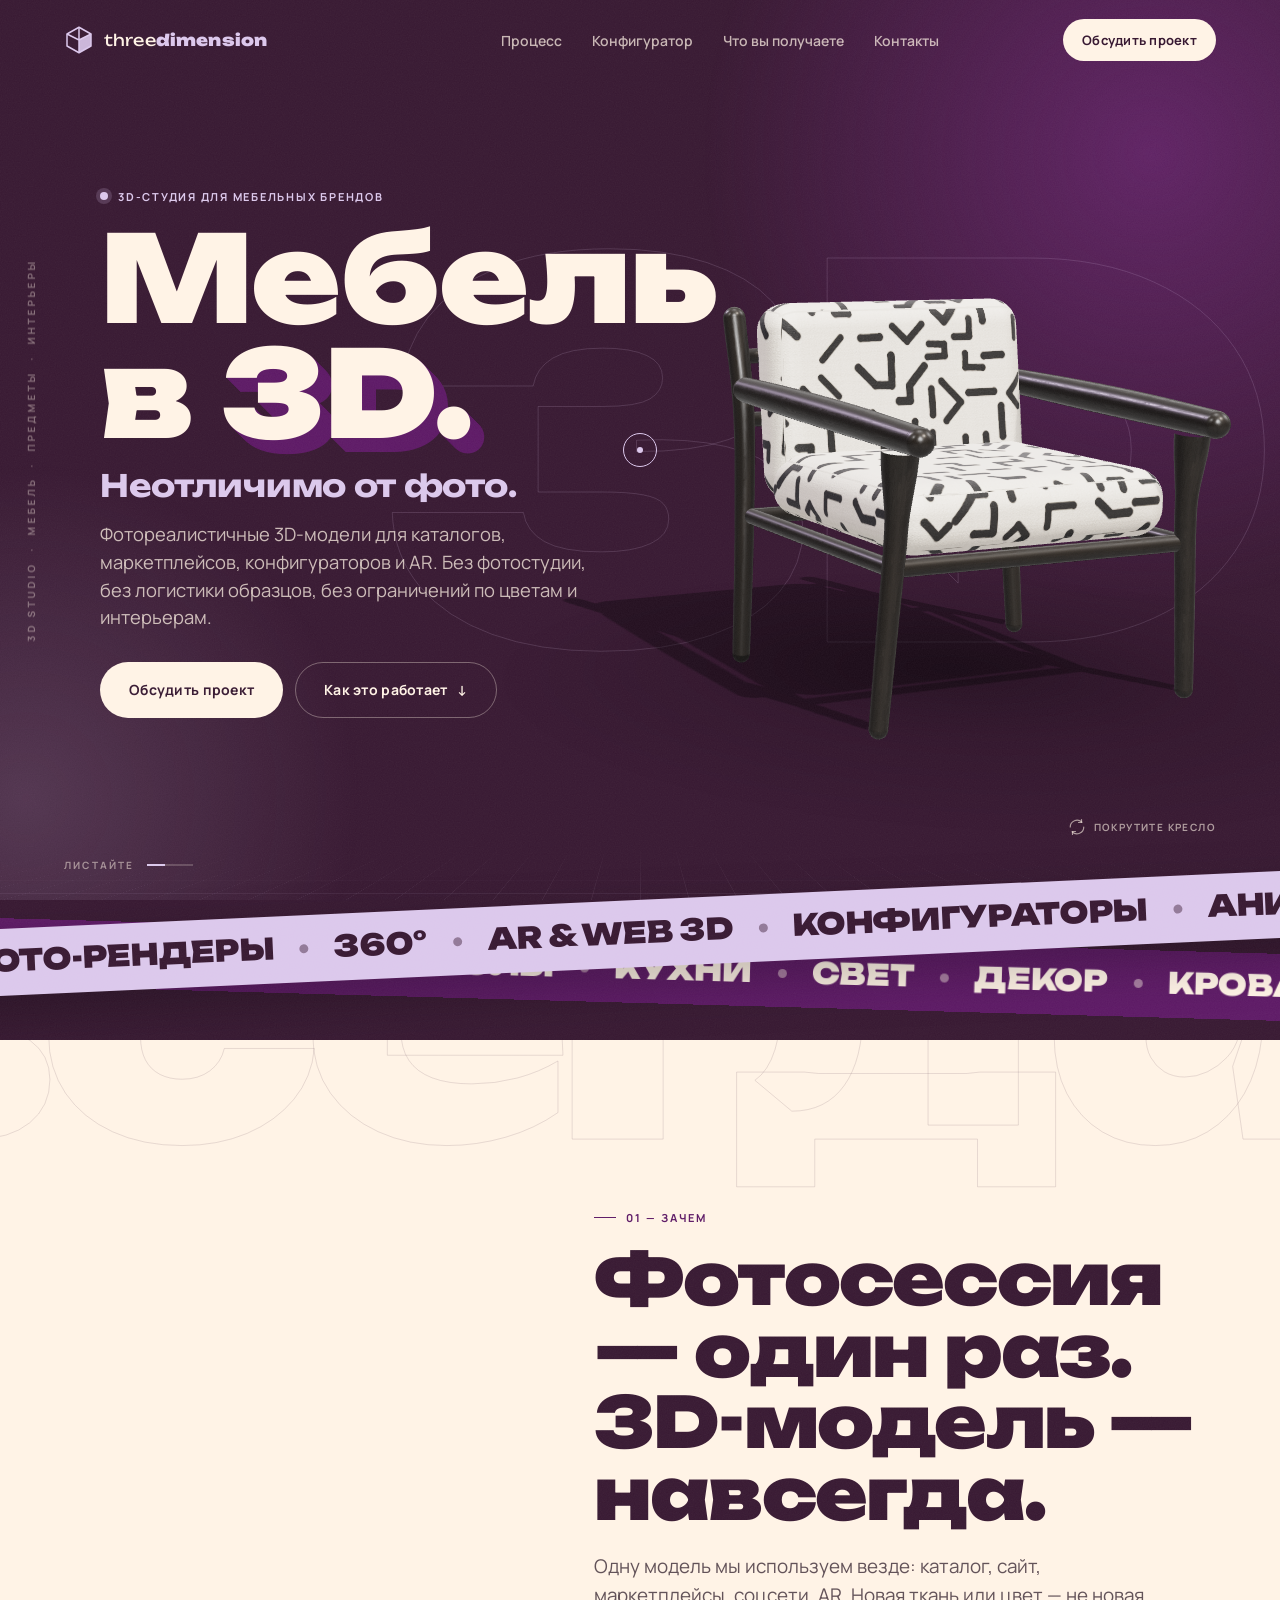
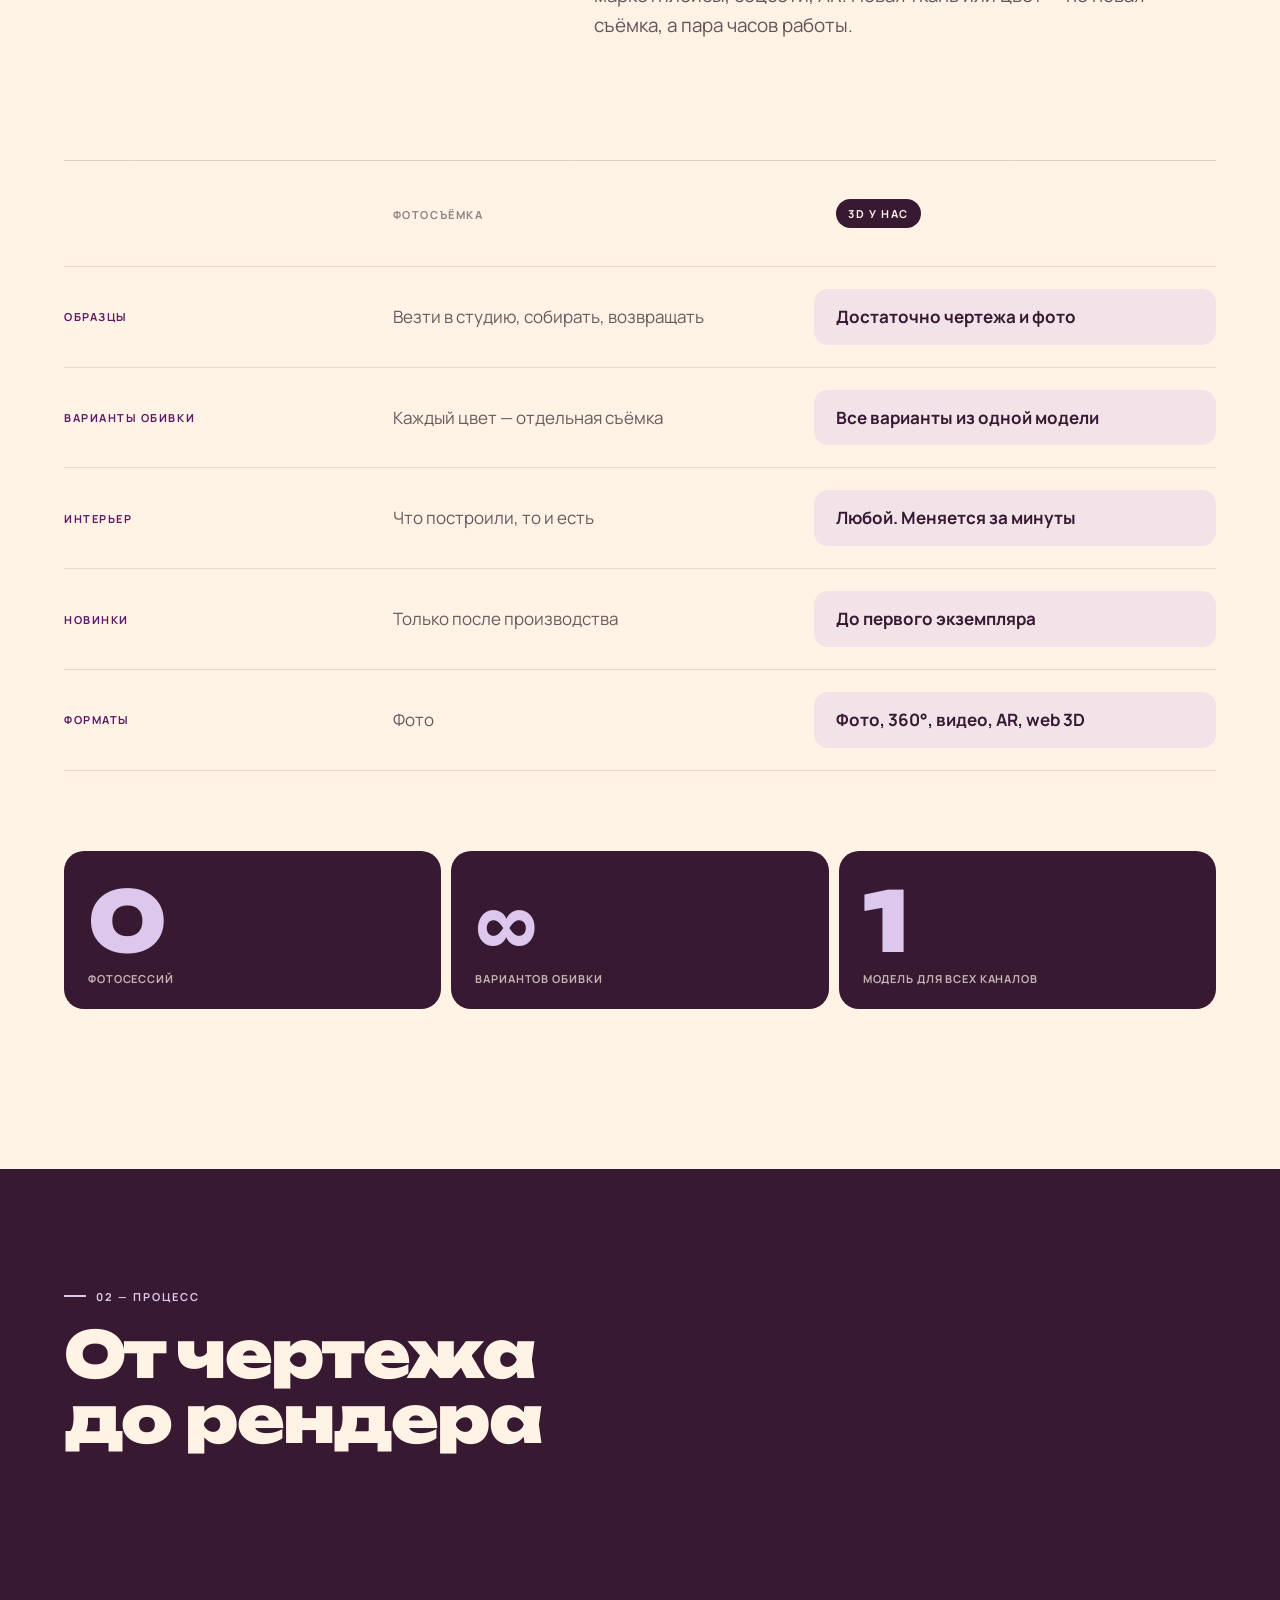
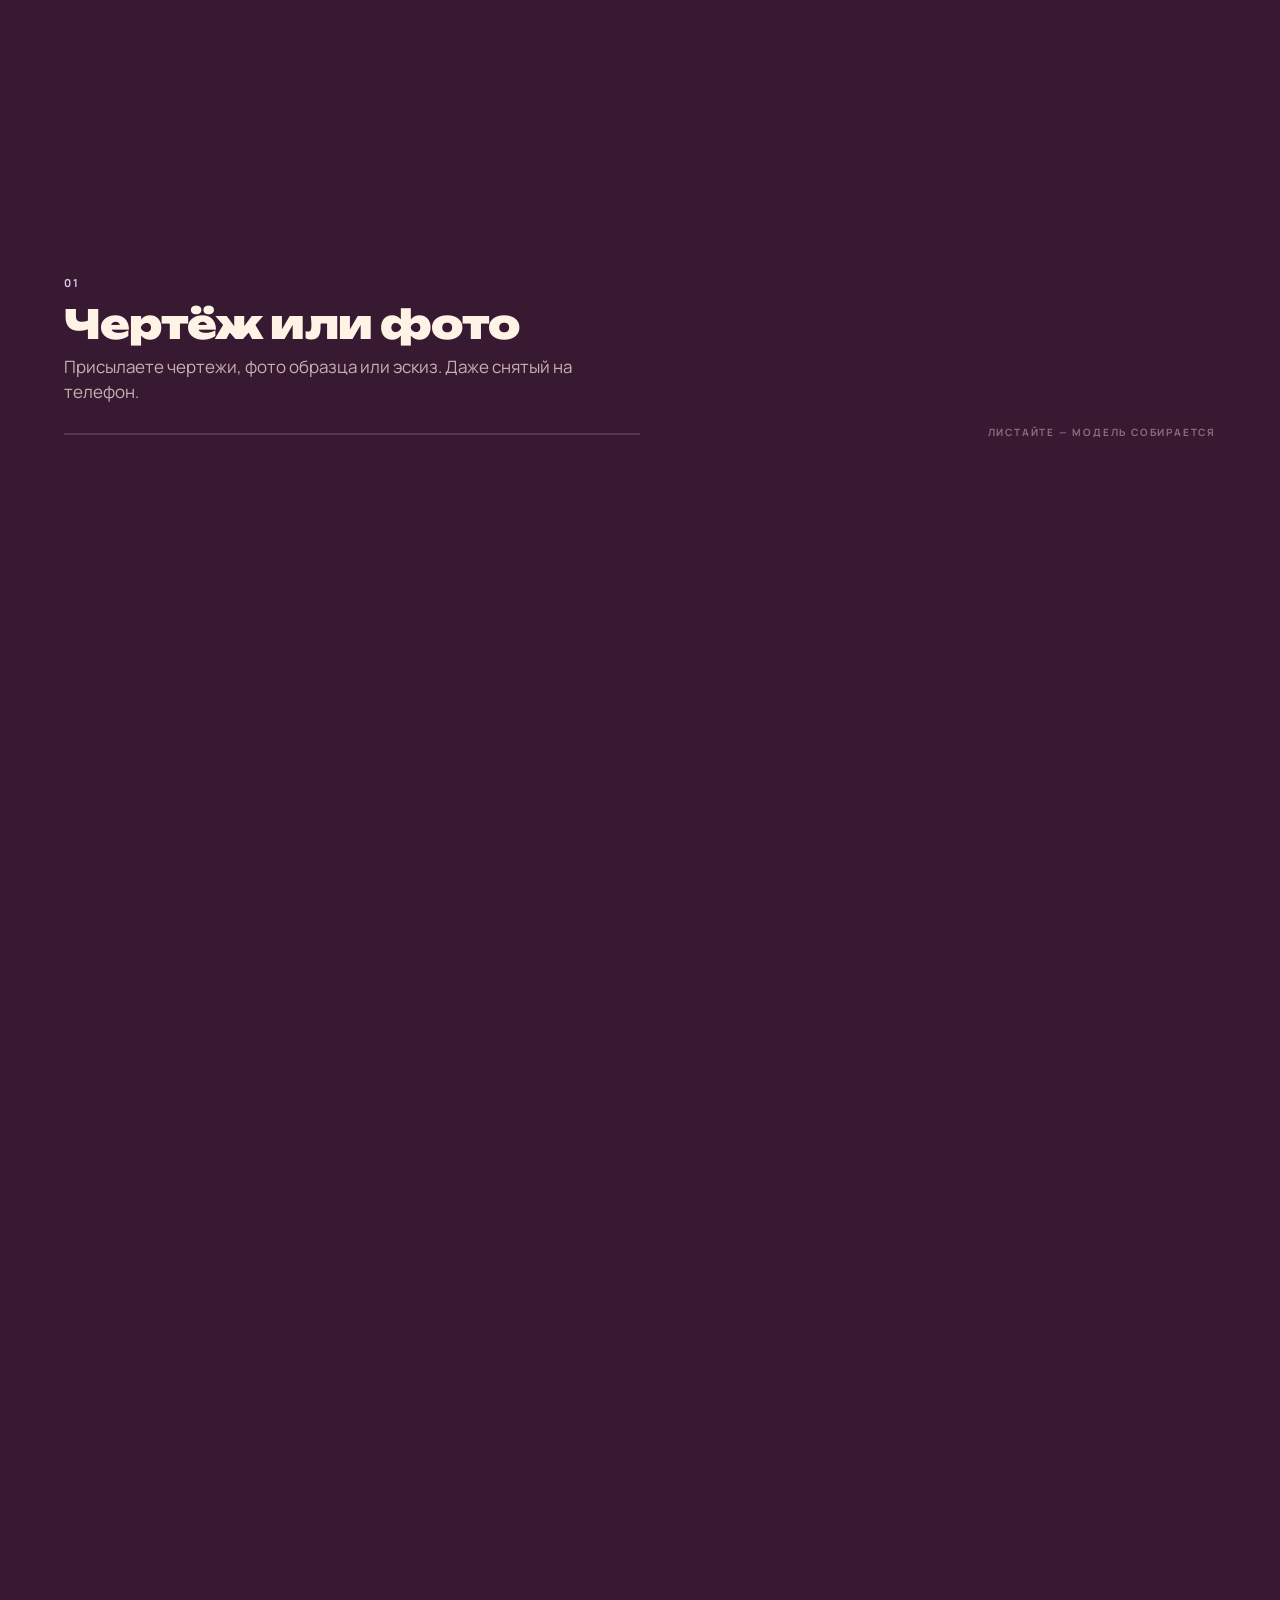
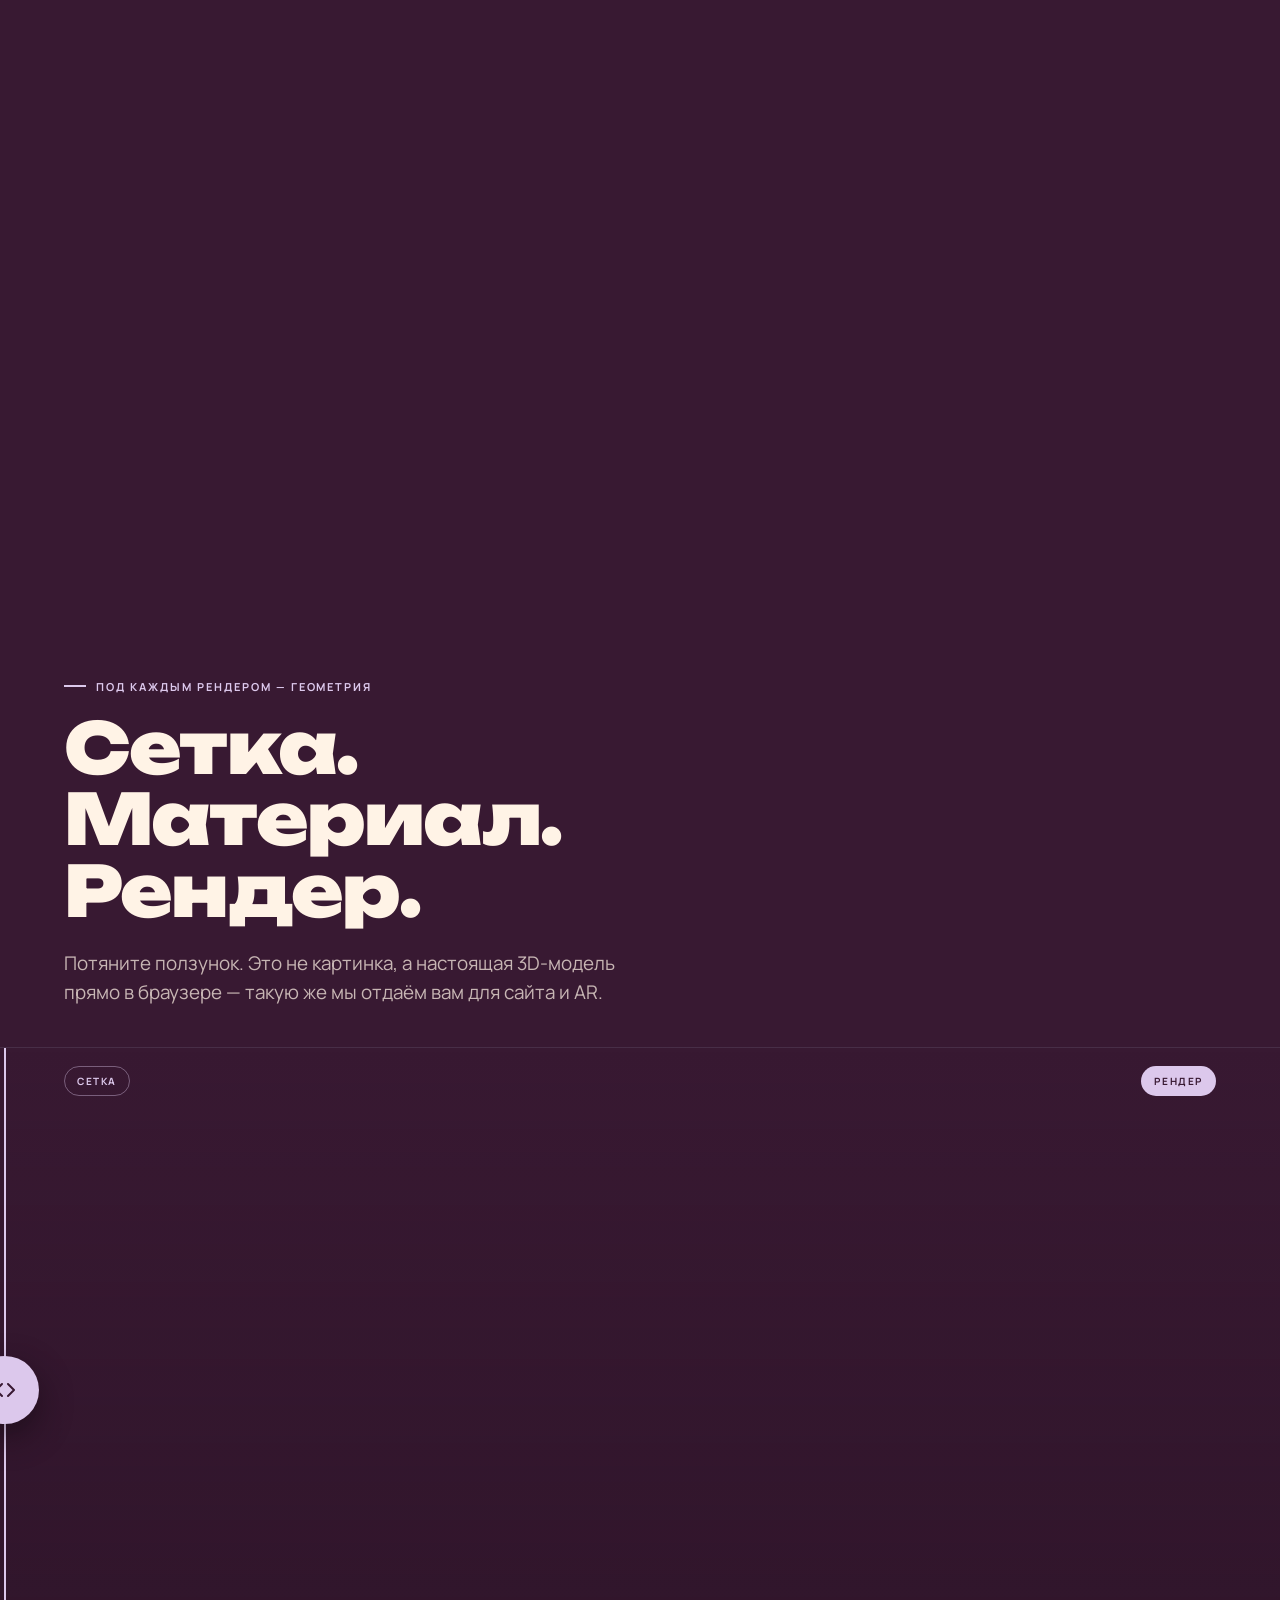
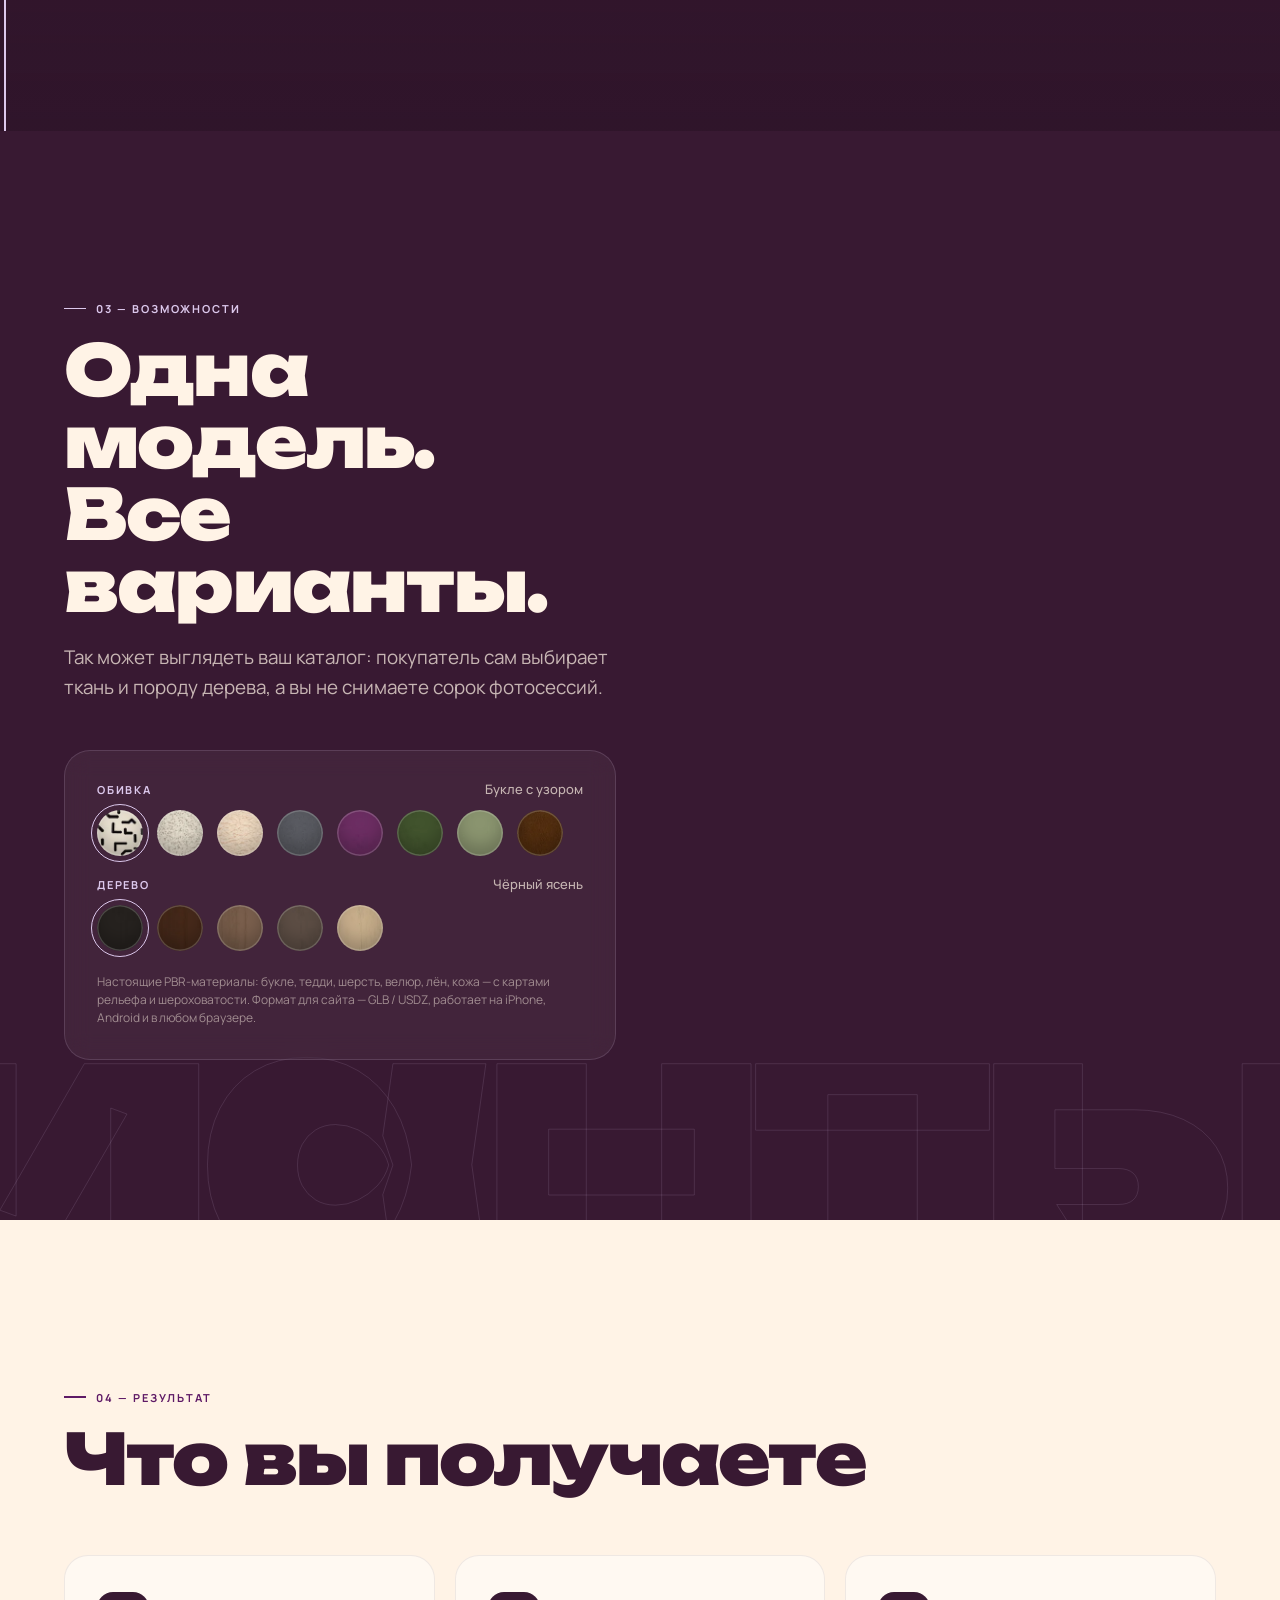
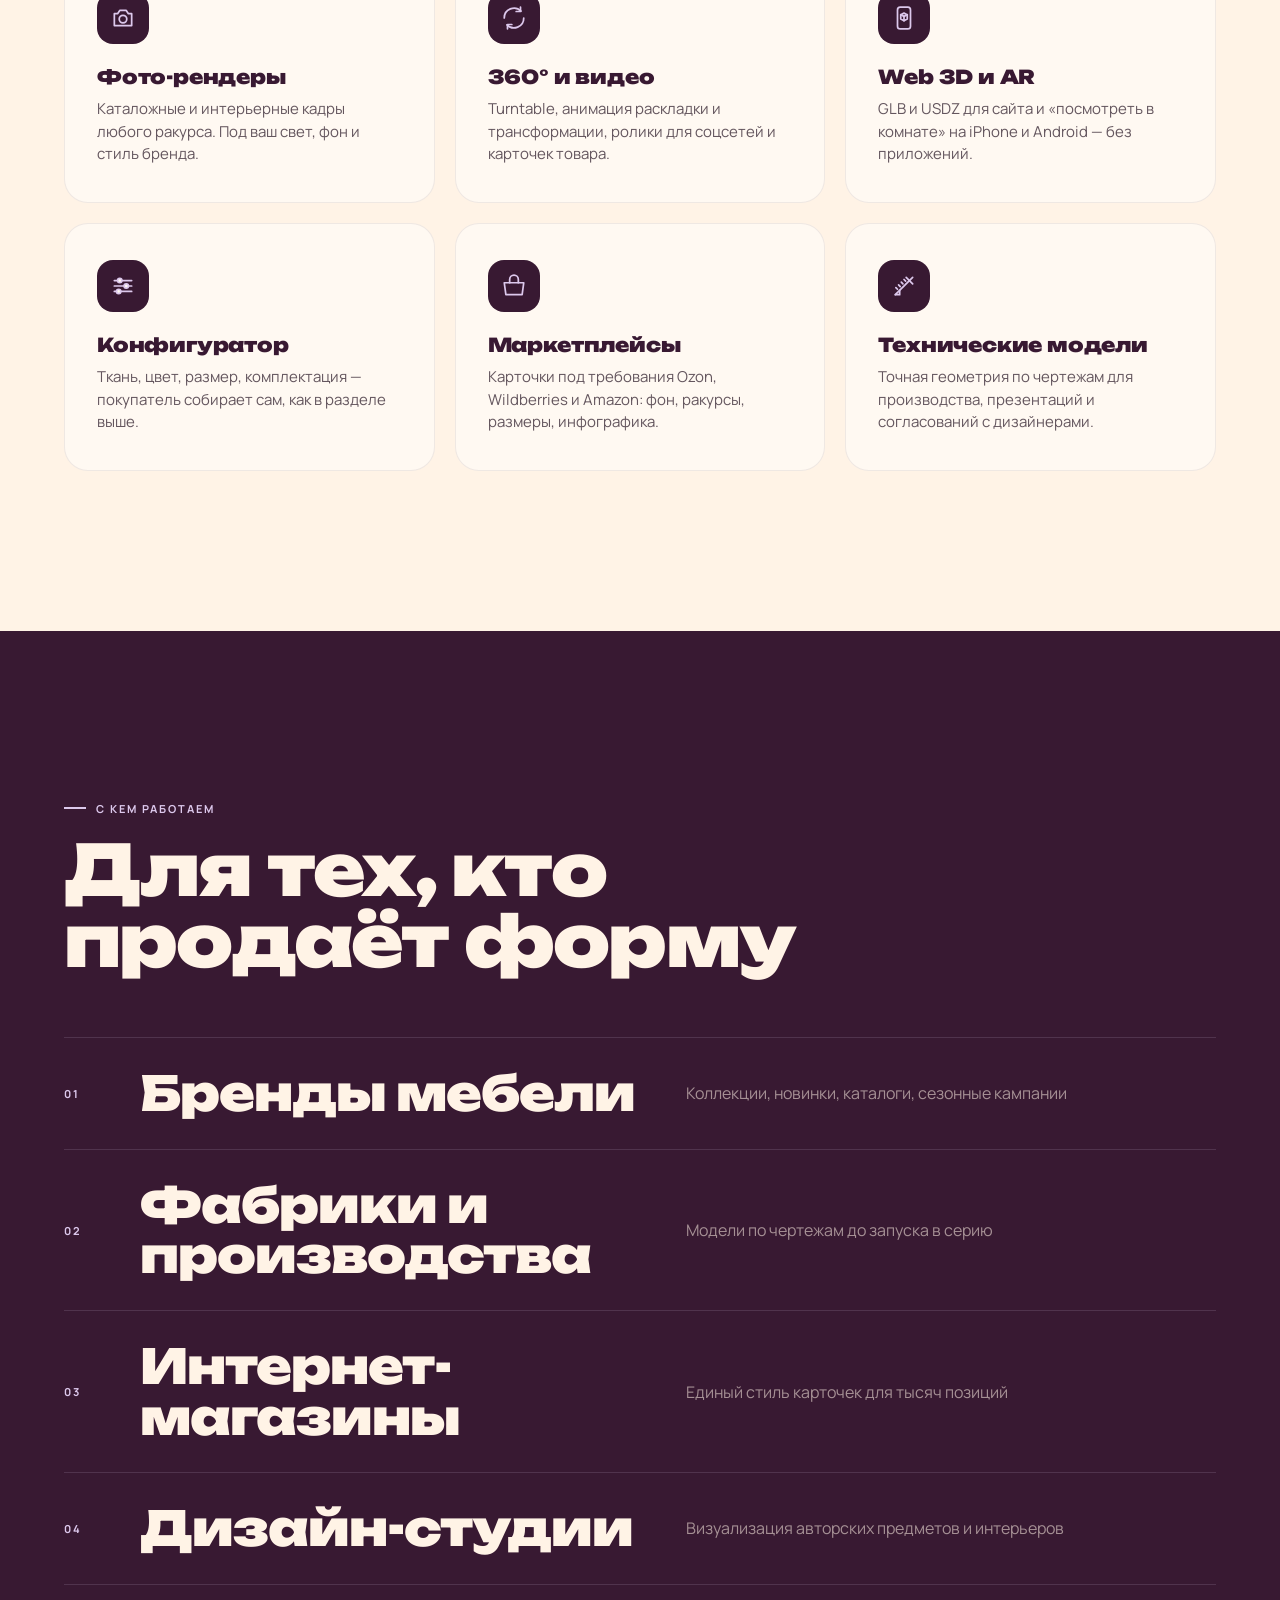
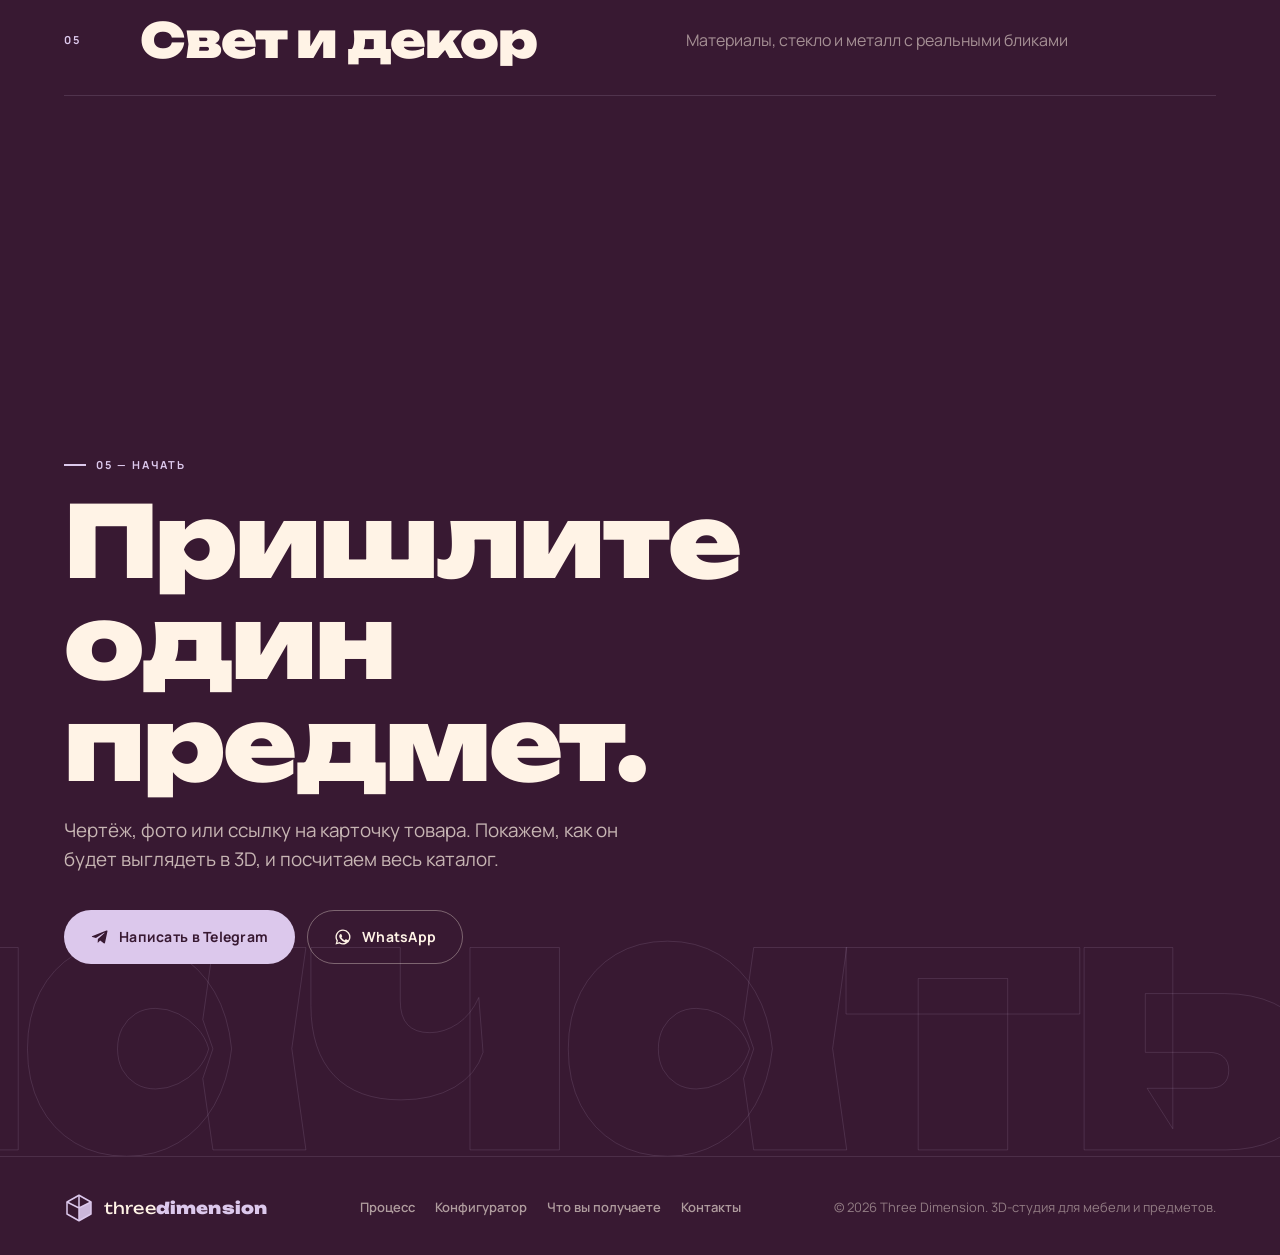
<file: index.html>
<!DOCTYPE html>
<html lang="ru">
<head>
  <meta charset="utf-8">
  <meta name="viewport" content="width=device-width, initial-scale=1, viewport-fit=cover">
  <title>Three Dimension — 3D-модели мебели и предметов, неотличимые от фото</title>
  <meta name="description" content="3D-студия для брендов мебели и предметов. Фотореалистичные 3D-модели для каталогов, маркетплейсов, конфигураторов и AR. Одна модель — все варианты обивки, цветов и интерьеров.">
  <meta name="theme-color" content="#381932">
  <meta property="og:title" content="Three Dimension — мебель в 3D, неотличимо от фото">
  <meta property="og:description" content="Фотореалистичные 3D-модели мебели и предметов для каталогов, маркетплейсов, конфигураторов и AR.">
  <meta property="og:type" content="website">
  <meta property="og:url" content="https://three-dimension-iota.vercel.app/">
  <meta property="og:image" content="https://three-dimension-iota.vercel.app/assets/img/og.jpg">
  <meta property="og:image:width" content="1200">
  <meta property="og:image:height" content="630">
  <meta property="og:locale" content="ru_RU">
  <meta name="twitter:card" content="summary_large_image">
  <meta name="twitter:title" content="Three Dimension — мебель в 3D, неотличимо от фото">
  <meta name="twitter:description" content="Фотореалистичные 3D-модели мебели и предметов для каталогов, маркетплейсов, конфигураторов и AR.">
  <meta name="twitter:image" content="https://three-dimension-iota.vercel.app/assets/img/og.jpg">
  <link rel="icon" href="assets/img/favicon.svg" type="image/svg+xml">
  <link rel="preconnect" href="https://fonts.googleapis.com">
  <link rel="preconnect" href="https://fonts.gstatic.com" crossorigin>
  <link href="https://fonts.googleapis.com/css2?family=Unbounded:wght@400;700;900&family=Manrope:wght@400;500;600;700&display=swap" rel="stylesheet">
  <link rel="stylesheet" href="assets/css/styles.css">
  <script type="importmap">
    {
      "imports": {
        "three": "./assets/vendor/three/three.module.min.js",
        "three/addons/": "./assets/vendor/three/addons/"
      }
    }
  </script>
</head>
<body>

  <!-- ===== Прелоадер ===== -->
  <div class="loader" id="loader" aria-hidden="true">
    <div class="loader__panel loader__panel--top"></div>
    <div class="loader__panel loader__panel--bottom"></div>
    <div class="loader__content">
      <div class="cube" aria-hidden="true">
        <i></i><i></i><i></i><i></i><i></i><i></i>
      </div>
      <div class="loader__bar"><i id="loaderBar"></i></div>
      <div class="loader__text">собираем 3D-сцену</div>
    </div>
  </div>

  <!-- ===== Кастомный курсор (только десктоп) ===== -->
  <div class="cursor" id="cursor" aria-hidden="true">
    <div class="cursor__dot"></div>
    <div class="cursor__ring"><span>покрутить</span></div>
  </div>

  <!-- ===== 3D-сцена: один фиксированный canvas на всю страницу ===== -->
  <canvas class="scene" id="scene" aria-hidden="true"></canvas>
  <div class="scene-fallback" id="sceneFallback" aria-hidden="true">
    <svg viewBox="0 0 320 320" fill="none" stroke="currentColor" stroke-width="1.5" stroke-linejoin="round">
      <g class="fb-float">
        <path d="M160 40 260 100v120l-100 60-100-60V100z"/>
        <path d="M160 40v120m0 0 100-60M160 160 60 100M160 160v120"/>
        <path d="M110 70v60l50 30 50-30V70" opacity=".5"/>
        <path d="M60 160l100 60 100-60" opacity=".5"/>
        <circle cx="160" cy="160" r="6" fill="currentColor" stroke="none"/>
      </g>
    </svg>
  </div>
  <div class="noise" aria-hidden="true"></div>

  <!-- ===== Шапка ===== -->
  <header class="header" id="header">
    <a class="logo" href="#top" aria-label="Three Dimension — на главную">
      <svg class="logo__mark" viewBox="0 0 40 40" aria-hidden="true">
        <path d="M20 3 36 12v16L20 37 4 28V12z" fill="none" stroke="currentColor" stroke-width="2" stroke-linejoin="round"/>
        <path d="M20 3v17m0 0 16-8M20 20 4 12M20 20v17" fill="none" stroke="currentColor" stroke-width="2" stroke-linejoin="round"/>
        <path d="M20 20 36 12v16L20 37z" fill="currentColor" opacity=".9"/>
      </svg>
      <span class="logo__text">three<b>dimension</b></span>
    </a>

    <nav class="nav" aria-label="Разделы">
      <a href="#process">Процесс</a>
      <a href="#config">Конфигуратор</a>
      <a href="#services">Что вы получаете</a>
      <a href="#contact">Контакты</a>
    </nav>

    <a class="btn btn--milk btn--sm header__cta" href="#contact" data-cursor="link">Обсудить проект</a>

    <button class="burger" id="burger" aria-label="Открыть меню" aria-expanded="false" aria-controls="menu">
      <span></span><span></span>
    </button>
  </header>

  <!-- ===== Мобильное меню ===== -->
  <div class="menu" id="menu" aria-hidden="true">
    <div class="menu__bg"></div>
    <nav class="menu__nav" aria-label="Меню">
      <a href="#process"><small>01</small>Процесс</a>
      <a href="#compare"><small>02</small>Сетка / рендер</a>
      <a href="#config"><small>03</small>Конфигуратор</a>
      <a href="#services"><small>04</small>Результат</a>
      <a href="#contact"><small>05</small>Контакты</a>
    </nav>
    <div class="menu__foot">
      <a class="btn btn--milk" href="#contact">Обсудить проект</a>
      <p>3D-студия для брендов мебели и предметов</p>
    </div>
  </div>

  <main id="top">

    <!-- ===== HERO ===== -->
    <section class="hero" id="hero" data-stage="hero">
      <div class="hero__bg" aria-hidden="true">
        <div class="orb orb--1" data-parallax="-0.15"></div>
        <div class="orb orb--2" data-parallax="0.1"></div>
        <div class="hero__big" data-parallax="0.25">3D</div>
        <div class="hero__floor"></div>
      </div>

      <aside class="hero__side" aria-hidden="true">3D studio&nbsp;&nbsp;·&nbsp;&nbsp;мебель&nbsp;&nbsp;·&nbsp;&nbsp;предметы&nbsp;&nbsp;·&nbsp;&nbsp;интерьеры</aside>

      <div class="hero__drag" id="heroDrag" data-cursor="drag" aria-hidden="true"></div>
      <div class="hero__cube" aria-hidden="true"><div class="cube"><i></i><i></i><i></i><i></i><i></i><i></i></div></div>

      <div class="hero__content">
        <p class="hero__eyebrow">
          <span class="dot"></span>3D-студия для мебельных брендов
        </p>
        <h1 class="hero__title" data-split>
          <span class="hero__line">Мебель</span>
          <span class="hero__line">в <em class="extrude">3D.</em></span>
          <span class="hero__line hero__line--sub">Неотличимо от фото.</span>
        </h1>
        <p class="hero__lead">
          Фотореалистичные 3D-модели для каталогов, маркетплейсов, конфигураторов и AR.
          <span class="hero__lead-more">Без фотостудии, без логистики образцов, без ограничений по цветам и интерьерам.</span>
        </p>
        <div class="hero__actions">
          <a class="btn btn--milk" href="#contact" data-cursor="link" data-magnet>Обсудить проект</a>
          <a class="btn btn--ghost" href="#process" data-cursor="link" data-magnet>Как это работает <span class="arrow">↓</span></a>
        </div>
      </div>

      <div class="hero__hint" aria-hidden="true">
        <svg viewBox="0 0 24 24" fill="none" stroke="currentColor" stroke-width="1.6" stroke-linecap="round" stroke-linejoin="round"><path d="M3 12a9 9 0 0 1 15.5-6.3M21 12a9 9 0 0 1-15.5 6.3"/><path d="M18 2v4h-4M6 22v-4h4"/></svg>
        <span>покрутите кресло</span>
      </div>

      <div class="hero__scroll" aria-hidden="true"><span>листайте</span><i></i></div>
    </section>

    <!-- ===== Бегущая строка ===== -->
    <div class="marquee-wrap" aria-hidden="true">
      <div class="marquee marquee--a">
        <div class="marquee__track">
          <span>Фото-рендеры</span><span>360°</span><span>AR &amp; Web 3D</span><span>Конфигураторы</span><span>Анимация</span><span>Маркетплейсы</span>
          <span>Фото-рендеры</span><span>360°</span><span>AR &amp; Web 3D</span><span>Конфигураторы</span><span>Анимация</span><span>Маркетплейсы</span>
        </div>
      </div>
      <div class="marquee marquee--b">
        <div class="marquee__track">
          <span>Диваны</span><span>Кресла</span><span>Столы</span><span>Кухни</span><span>Свет</span><span>Декор</span><span>Кровати</span><span>Шкафы</span>
          <span>Диваны</span><span>Кресла</span><span>Столы</span><span>Кухни</span><span>Свет</span><span>Декор</span><span>Кровати</span><span>Шкафы</span>
        </div>
      </div>
    </div>

    <!-- ===== ЗАЧЕМ ===== -->
    <section class="why section section--milk" id="why" data-stage="why">
      <div class="why__ghost" aria-hidden="true" data-parallax="0.2">навсегда</div>
      <div class="why__stage" aria-hidden="true"></div>
      <div class="why__head">
        <span class="label reveal">01 — Зачем</span>
        <h2 class="h2 reveal" data-split>Фотосессия — один раз. 3D-модель — навсегда.</h2>
        <p class="lead reveal">
          Одну модель мы используем везде: каталог, сайт, маркетплейсы, соцсети, AR.
          Новая ткань или цвет — не новая съёмка, а пара часов работы.
        </p>
      </div>

      <div class="versus reveal" role="table" aria-label="Фотосъёмка против 3D">
        <div class="versus__row versus__row--head" role="row">
          <div role="columnheader"></div>
          <div role="columnheader"><span>Фотосъёмка</span></div>
          <div role="columnheader"><span class="tag">3D у нас</span></div>
        </div>
        <div class="versus__row" role="row">
          <div role="rowheader">Образцы</div>
          <div role="cell">Везти в студию, собирать, возвращать</div>
          <div role="cell"><b>Достаточно чертежа и фото</b></div>
        </div>
        <div class="versus__row" role="row">
          <div role="rowheader">Варианты обивки</div>
          <div role="cell">Каждый цвет — отдельная съёмка</div>
          <div role="cell"><b>Все варианты из одной модели</b></div>
        </div>
        <div class="versus__row" role="row">
          <div role="rowheader">Интерьер</div>
          <div role="cell">Что построили, то и есть</div>
          <div role="cell"><b>Любой. Меняется за минуты</b></div>
        </div>
        <div class="versus__row" role="row">
          <div role="rowheader">Новинки</div>
          <div role="cell">Только после производства</div>
          <div role="cell"><b>До первого экземпляра</b></div>
        </div>
        <div class="versus__row" role="row">
          <div role="rowheader">Форматы</div>
          <div role="cell">Фото</div>
          <div role="cell"><b>Фото, 360°, видео, AR, web 3D</b></div>
        </div>
      </div>

      <div class="stats reveal">
        <div class="stat"><span class="stat__num">0</span><span class="stat__txt">фотосессий</span></div>
        <div class="stat"><span class="stat__num">∞</span><span class="stat__txt">вариантов обивки</span></div>
        <div class="stat"><span class="stat__num">1</span><span class="stat__txt">модель для всех каналов</span></div>
      </div>
    </section>

    <!-- ===== ПРОЦЕСС (sticky, 3D-сцена ведёт) ===== -->
    <section class="process" id="process" data-stage="process">
      <div class="process__sticky">
        <div class="process__head">
          <span class="label">02 — Процесс</span>
          <h2 class="h2">От чертежа<br>до рендера</h2>
        </div>

        <ol class="steps" id="steps">
          <li class="step is-active" data-step="0">
            <span class="step__num">01</span>
            <h3 class="step__title">Чертёж или фото</h3>
            <p class="step__text">Присылаете чертежи, фото образца или эскиз. Даже снятый на телефон.</p>
          </li>
          <li class="step" data-step="1">
            <span class="step__num">02</span>
            <h3 class="step__title">Моделирование</h3>
            <p class="step__text">Собираем точную геометрию: каждый шов, каждая фаска, реальные размеры.</p>
          </li>
          <li class="step" data-step="2">
            <span class="step__num">03</span>
            <h3 class="step__title">Материалы</h3>
            <p class="step__text">Ткани, кожа, дерево, металл — по вашим образцам, с настоящей фактурой и бликами.</p>
          </li>
          <li class="step" data-step="3">
            <span class="step__num">04</span>
            <h3 class="step__title">Рендер и форматы</h3>
            <p class="step__text">Фото-рендеры, 360°, AR, GLB и USDZ для сайта и маркетплейсов. Готово к публикации.</p>
          </li>
        </ol>

        <div class="process__stage" aria-hidden="true"></div>
        <div class="process__progress" aria-hidden="true"><i id="processBar"></i></div>
        <div class="process__hint" aria-hidden="true">листайте — модель собирается</div>
      </div>
    </section>

    <!-- ===== СЕТКА / РЕНДЕР ===== -->
    <section class="compare section" id="compare" data-stage="compare">
      <div class="compare__head">
        <span class="label reveal">Под каждым рендером — геометрия</span>
        <h2 class="h2 reveal" data-split>Сетка. Материал. Рендер.</h2>
        <p class="lead reveal">Потяните ползунок. Это не картинка, а настоящая 3D-модель прямо в браузере — такую же мы отдаём вам для сайта и AR.</p>
      </div>
      <div class="compare__stage" id="compareStage">
        <div class="compare__divider" id="compareDivider">
          <button class="compare__handle" id="compareHandle" aria-label="Перетащите, чтобы сравнить сетку и рендер">
            <svg viewBox="0 0 24 24" fill="none" stroke="currentColor" stroke-width="2" stroke-linecap="round" stroke-linejoin="round"><path d="m9 6-6 6 6 6M15 6l6 6-6 6"/></svg>
          </button>
        </div>
        <span class="compare__tag compare__tag--l" aria-hidden="true">сетка</span>
        <span class="compare__tag compare__tag--r" aria-hidden="true">рендер</span>
      </div>
    </section>

    <!-- ===== КОНФИГУРАТОР ===== -->
    <section class="config section" id="config" data-stage="config">
      <div class="config__ghost" aria-hidden="true" data-parallax="0.15">варианты</div>
      <div class="config__text">
        <span class="label reveal">03 — Возможности</span>
        <h2 class="h2 reveal" data-split>Одна модель. Все варианты.</h2>
        <p class="lead reveal">Так может выглядеть ваш каталог: покупатель сам выбирает ткань и породу дерева, а вы не снимаете сорок фотосессий.</p>
      </div>

      <div class="config__stage" aria-hidden="true"></div>

      <div class="config__panel reveal">
        <div class="config__group">
          <div class="config__label">Обивка <span id="fabricName">Букле с узором</span></div>
          <div class="swatches" data-group="fabric" role="radiogroup" aria-label="Обивка">
            <button class="swatch swatch--img is-active" data-value="boucle_pattern" style="background-image:url(assets/tex/sw_boucle_pattern.webp)" role="radio" aria-checked="true" aria-label="Букле с узором"></button>
            <button class="swatch swatch--img" data-value="boucle_cream" style="background-image:url(assets/tex/sw_boucle_cream.webp)" role="radio" aria-checked="false" aria-label="Кремовое букле"></button>
            <button class="swatch swatch--img" data-value="teddy_cream" style="background-image:url(assets/tex/sw_teddy_cream.webp)" role="radio" aria-checked="false" aria-label="Кремовый тедди"></button>
            <button class="swatch swatch--img" data-value="wool_graphite" style="background-image:url(assets/tex/sw_wool_graphite.webp)" role="radio" aria-checked="false" aria-label="Графитовая шерсть"></button>
            <button class="swatch swatch--img" data-value="velvet_plum" style="background-image:url(assets/tex/sw_velvet_plum.webp)" role="radio" aria-checked="false" aria-label="Сливовый велюр"></button>
            <button class="swatch swatch--img" data-value="velvet_olive" style="background-image:url(assets/tex/sw_velvet_olive.webp)" role="radio" aria-checked="false" aria-label="Оливковый велюр"></button>
            <button class="swatch swatch--img" data-value="linen_olive" style="background-image:url(assets/tex/sw_linen_olive.webp)" role="radio" aria-checked="false" aria-label="Оливковый лён"></button>
            <button class="swatch swatch--img" data-value="leather_cognac" style="background-image:url(assets/tex/sw_leather_cognac.webp)" role="radio" aria-checked="false" aria-label="Коньячная кожа"></button>
          </div>
        </div>
        <div class="config__group">
          <div class="config__label">Дерево <span id="legsName">Чёрный ясень</span></div>
          <div class="swatches" data-group="legs" role="radiogroup" aria-label="Дерево">
            <button class="swatch swatch--img is-active" data-value="ash_black" style="background-image:url(assets/tex/sw_ash_black.webp)" role="radio" aria-checked="true" aria-label="Чёрный ясень"></button>
            <button class="swatch swatch--img" data-value="dark_walnut" style="background-image:url(assets/tex/sw_dark_walnut.webp)" role="radio" aria-checked="false" aria-label="Тёмный орех"></button>
            <button class="swatch swatch--img" data-value="walnut" style="background-image:url(assets/tex/sw_walnut.webp)" role="radio" aria-checked="false" aria-label="Орех"></button>
            <button class="swatch swatch--img" data-value="smoked_oak" style="background-image:url(assets/tex/sw_smoked_oak.webp)" role="radio" aria-checked="false" aria-label="Копчёный дуб"></button>
            <button class="swatch swatch--img" data-value="oak_light" style="background-image:url(assets/tex/sw_oak_light.webp)" role="radio" aria-checked="false" aria-label="Светлый дуб"></button>
          </div>
        </div>
        <p class="config__note">Настоящие PBR-материалы: букле, тедди, шерсть, велюр, лён, кожа — с картами рельефа и шероховатости. Формат для сайта — GLB / USDZ, работает на iPhone, Android и в любом браузере.</p>
      </div>
    </section>

    <!-- ===== ЧТО ВЫ ПОЛУЧАЕТЕ ===== -->
    <section class="services section section--milk" id="services" data-stage="services">
      <div class="services__head">
        <span class="label reveal">04 — Результат</span>
        <h2 class="h2 reveal" data-split>Что вы получаете</h2>
      </div>
      <div class="cards">
        <article class="card reveal" data-tilt>
          <div class="card__icon"><svg viewBox="0 0 24 24" fill="none" stroke="currentColor" stroke-width="1.6" stroke-linecap="round" stroke-linejoin="round"><path d="M4 8h3l2-3h6l2 3h3v11H4z"/><circle cx="12" cy="13" r="3.5"/></svg></div>
          <h3>Фото-рендеры</h3>
          <p>Каталожные и интерьерные кадры любого ракурса. Под ваш свет, фон и стиль бренда.</p>
        </article>
        <article class="card reveal" data-tilt>
          <div class="card__icon"><svg viewBox="0 0 24 24" fill="none" stroke="currentColor" stroke-width="1.6" stroke-linecap="round" stroke-linejoin="round"><path d="M3 12a9 9 0 0 1 15.5-6.3M21 12a9 9 0 0 1-15.5 6.3"/><path d="M18 2v4h-4M6 22v-4h4"/></svg></div>
          <h3>360° и видео</h3>
          <p>Turntable, анимация раскладки и трансформации, ролики для соцсетей и карточек товара.</p>
        </article>
        <article class="card reveal" data-tilt>
          <div class="card__icon"><svg viewBox="0 0 24 24" fill="none" stroke="currentColor" stroke-width="1.6" stroke-linecap="round" stroke-linejoin="round"><rect x="6" y="2" width="12" height="20" rx="2.5"/><path d="M12 7.5 15 9v4l-3 1.5L9 13V9z"/><path d="M12 10.5 15 9M12 10.5 9 9M12 10.5v4"/></svg></div>
          <h3>Web 3D и AR</h3>
          <p>GLB и USDZ для сайта и «посмотреть в комнате» на iPhone и Android — без приложений.</p>
        </article>
        <article class="card reveal" data-tilt>
          <div class="card__icon"><svg viewBox="0 0 24 24" fill="none" stroke="currentColor" stroke-width="1.6" stroke-linecap="round" stroke-linejoin="round"><path d="M4 7h16M4 12h16M4 17h16"/><circle cx="9" cy="7" r="2" fill="var(--bg-card)"/><circle cx="15" cy="12" r="2" fill="var(--bg-card)"/><circle cx="8" cy="17" r="2" fill="var(--bg-card)"/></svg></div>
          <h3>Конфигуратор</h3>
          <p>Ткань, цвет, размер, комплектация — покупатель собирает сам, как в разделе выше.</p>
        </article>
        <article class="card reveal" data-tilt>
          <div class="card__icon"><svg viewBox="0 0 24 24" fill="none" stroke="currentColor" stroke-width="1.6" stroke-linecap="round" stroke-linejoin="round"><path d="M3 9h18l-1.5 11h-15z"/><path d="M8 9V6a4 4 0 0 1 8 0v3"/></svg></div>
          <h3>Маркетплейсы</h3>
          <p>Карточки под требования Ozon, Wildberries и Amazon: фон, ракурсы, размеры, инфографика.</p>
        </article>
        <article class="card reveal" data-tilt>
          <div class="card__icon"><svg viewBox="0 0 24 24" fill="none" stroke="currentColor" stroke-width="1.6" stroke-linecap="round" stroke-linejoin="round"><path d="M4 20 20 4"/><path d="m14 4 6 6M7 11l1.5 1.5M9.5 8.5 11 10M12 6l1.5 1.5M4.5 13.5 6 15"/><path d="M4 20h4v-4"/></svg></div>
          <h3>Технические модели</h3>
          <p>Точная геометрия по чертежам для производства, презентаций и согласований с дизайнерами.</p>
        </article>
      </div>
    </section>

    <!-- ===== ДЛЯ КОГО ===== -->
    <section class="audience section" id="audience" data-stage="audience">
      <div class="audience__head">
        <span class="label reveal">С кем работаем</span>
        <h2 class="h2 reveal" data-split>Для тех, кто продаёт форму</h2>
      </div>
      <ul class="rows">
        <li class="row reveal"><span class="row__num">01</span><span class="row__name">Бренды мебели</span><span class="row__desc">Коллекции, новинки, каталоги, сезонные кампании</span></li>
        <li class="row reveal"><span class="row__num">02</span><span class="row__name">Фабрики и производства</span><span class="row__desc">Модели по чертежам до запуска в серию</span></li>
        <li class="row reveal"><span class="row__num">03</span><span class="row__name">Интернет-магазины</span><span class="row__desc">Единый стиль карточек для тысяч позиций</span></li>
        <li class="row reveal"><span class="row__num">04</span><span class="row__name">Дизайн-студии</span><span class="row__desc">Визуализация авторских предметов и интерьеров</span></li>
        <li class="row reveal"><span class="row__num">05</span><span class="row__name">Свет и декор</span><span class="row__desc">Материалы, стекло и металл с реальными бликами</span></li>
      </ul>
    </section>

    <!-- ===== CTA / КОНТАКТЫ ===== -->
    <section class="cta section" id="contact" data-stage="cta">
      <div class="cta__ghost" aria-hidden="true" data-parallax="0.12">начать</div>
      <div class="cta__stage" aria-hidden="true"></div>
      <div class="cta__content">
        <span class="label reveal">05 — Начать</span>
        <h2 class="h2 h2--xl reveal" data-split>Пришлите один предмет.</h2>
        <p class="lead reveal">Чертёж, фото или ссылку на карточку товара. Покажем, как он будет выглядеть в 3D, и посчитаем весь каталог.</p>
        <div class="cta__actions reveal">
          <a class="btn btn--lavender" href="https://t.me/ashseryoja" target="_blank" rel="noopener" data-cursor="link" data-magnet>
            <svg viewBox="0 0 24 24" fill="currentColor" aria-hidden="true"><path d="M21.9 4.6 18.7 19.5c-.2 1-.9 1.3-1.7.8l-4.8-3.5-2.3 2.2c-.3.3-.5.5-1 .5l.3-4.9 8.8-8c.4-.3-.1-.5-.6-.2L6.6 13.4 1.9 12c-1-.3-1-1 .2-1.5L20.6 3.4c.9-.3 1.6.2 1.3 1.2z"/></svg>
            Написать в Telegram
          </a>
          <a class="btn btn--ghost" href="https://api.whatsapp.com/send?phone=37494351626&amp;text=" target="_blank" rel="noopener" data-cursor="link" data-magnet>
            <svg viewBox="0 0 24 24" fill="currentColor" aria-hidden="true"><path d="M12 2a10 10 0 0 0-8.6 15.1L2 22l5-1.3A10 10 0 1 0 12 2zm0 1.8a8.2 8.2 0 0 1 0 16.4 8.1 8.1 0 0 1-4.2-1.2l-.3-.2-3 .8.8-2.9-.2-.3A8.2 8.2 0 0 1 12 3.8zm-3.3 4.4c-.2 0-.5 0-.7.3-.3.3-1 1-1 2.4s1 2.8 1.2 3c.1.2 2 3.2 5 4.4 2.4 1 2.9.8 3.4.7.5 0 1.7-.7 1.9-1.4.2-.7.2-1.2.2-1.4-.1-.1-.3-.2-.6-.3l-2-.9c-.3-.1-.5-.2-.7.1l-.9 1.1c-.2.2-.3.2-.6.1-.3-.2-1.2-.5-2.3-1.5-.9-.8-1.5-1.7-1.6-2-.2-.3 0-.4.1-.6l.4-.5.3-.5c.1-.2 0-.4 0-.5l-.9-2.2c-.2-.6-.5-.5-.7-.5h-.5z"/></svg>
            WhatsApp
          </a>
        </div>
      </div>
    </section>

  </main>

  <footer class="footer">
    <a class="logo logo--footer" href="#top">
      <svg class="logo__mark" viewBox="0 0 40 40" aria-hidden="true">
        <path d="M20 3 36 12v16L20 37 4 28V12z" fill="none" stroke="currentColor" stroke-width="2" stroke-linejoin="round"/>
        <path d="M20 3v17m0 0 16-8M20 20 4 12M20 20v17" fill="none" stroke="currentColor" stroke-width="2" stroke-linejoin="round"/>
        <path d="M20 20 36 12v16L20 37z" fill="currentColor" opacity=".9"/>
      </svg>
      <span class="logo__text">three<b>dimension</b></span>
    </a>
    <nav class="footer__nav" aria-label="Подвал">
      <a href="#process">Процесс</a>
      <a href="#config">Конфигуратор</a>
      <a href="#services">Что вы получаете</a>
      <a href="#contact">Контакты</a>
    </nav>
    <p class="footer__copy">© <span id="year">2026</span> Three Dimension. 3D-студия для мебели и предметов.</p>
  </footer>

  <script src="assets/js/main.js"></script>
  <script type="module" src="assets/js/scene.js"></script>
</body>
</html>
</file>
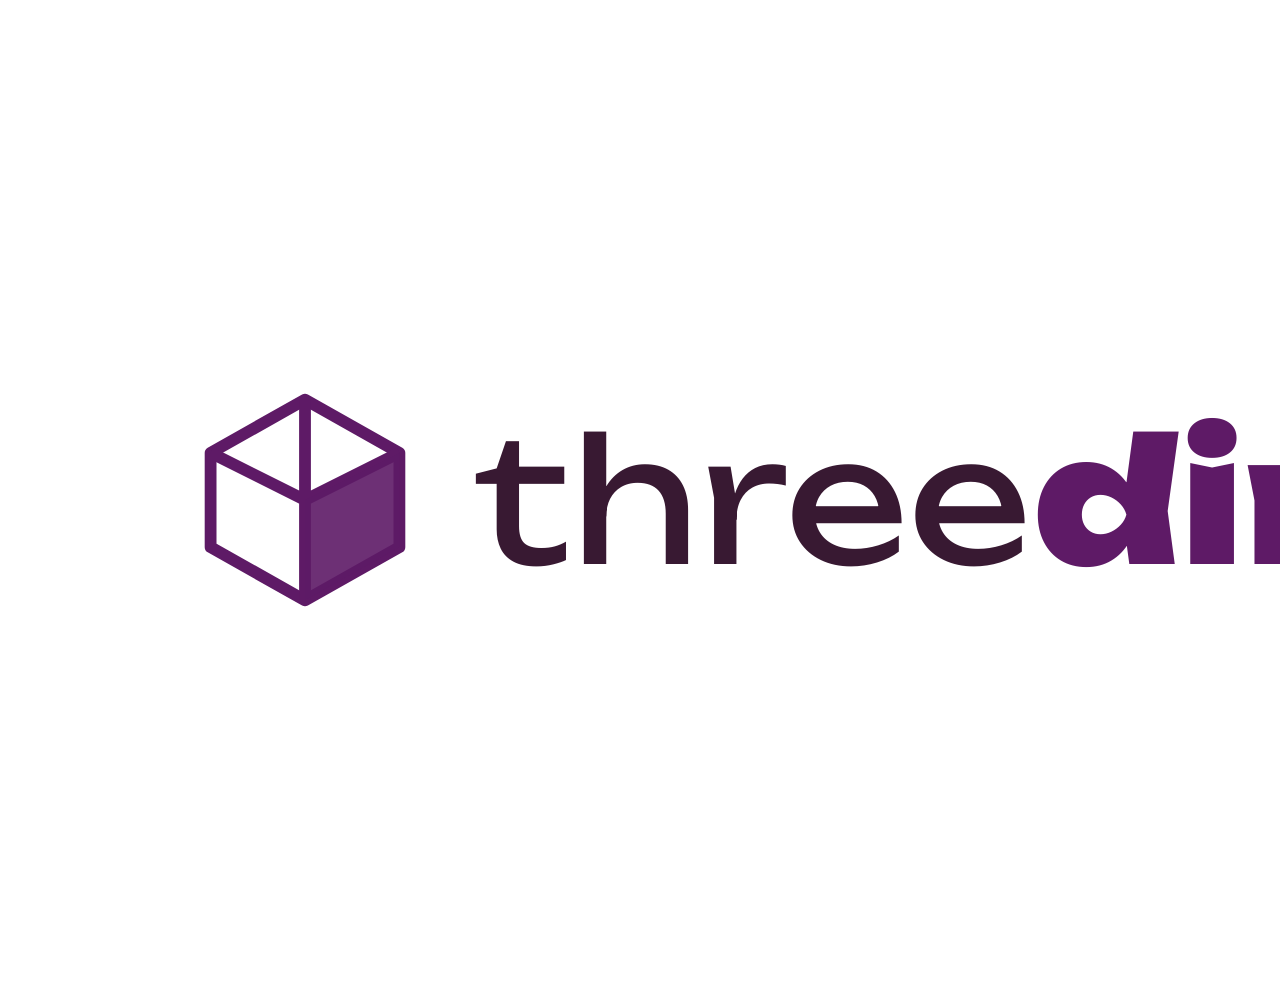
<file: brand/logo-dark.html>
<!DOCTYPE html><html lang="ru"><head><meta charset="utf-8"><link rel="preconnect" href="https://fonts.googleapis.com"><link rel="preconnect" href="https://fonts.gstatic.com" crossorigin><link href="https://fonts.googleapis.com/css2?family=Unbounded:wght@400;900&display=swap" rel="stylesheet"><style>
html,body{margin:0;background:transparent}
body{width:2400px;height:1000px;display:grid;place-items:center;font-family:"Unbounded",sans-serif;-webkit-font-smoothing:antialiased}
.plum{background:#381932}
.logo{display:inline-flex;align-items:center;gap:52px;font-weight:400;font-size:172px;line-height:1;letter-spacing:.01em;color:#fff3e6}
.logo b{font-weight:900;color:#dcc8ec}
.mark{width:236px;height:236px;color:#dcc8ec;flex:none}
.dark .logo{color:#381932} .dark .logo b{color:#5e1a66} .dark .mark{color:#5e1a66}
.icon{width:1000px;height:1000px;border-radius:220px;background:#381932;display:grid;place-items:center}
.icon .mark{width:620px;height:620px}
.markonly .mark{width:900px;height:900px}
</style></head><body class="dark"><div class="logo"><svg class="mark" viewBox="0 0 40 40"><path d="M20 3 36 12v16L20 37 4 28V12z" fill="none" stroke="currentColor" stroke-width="2" stroke-linejoin="round"/><path d="M20 3v17m0 0 16-8M20 20 4 12M20 20v17" fill="none" stroke="currentColor" stroke-width="2" stroke-linejoin="round"/><path d="M20 20 36 12v16L20 37z" fill="currentColor" opacity=".9"/></svg><span>three<b>dimension</b></span></div></body></html>
</file>
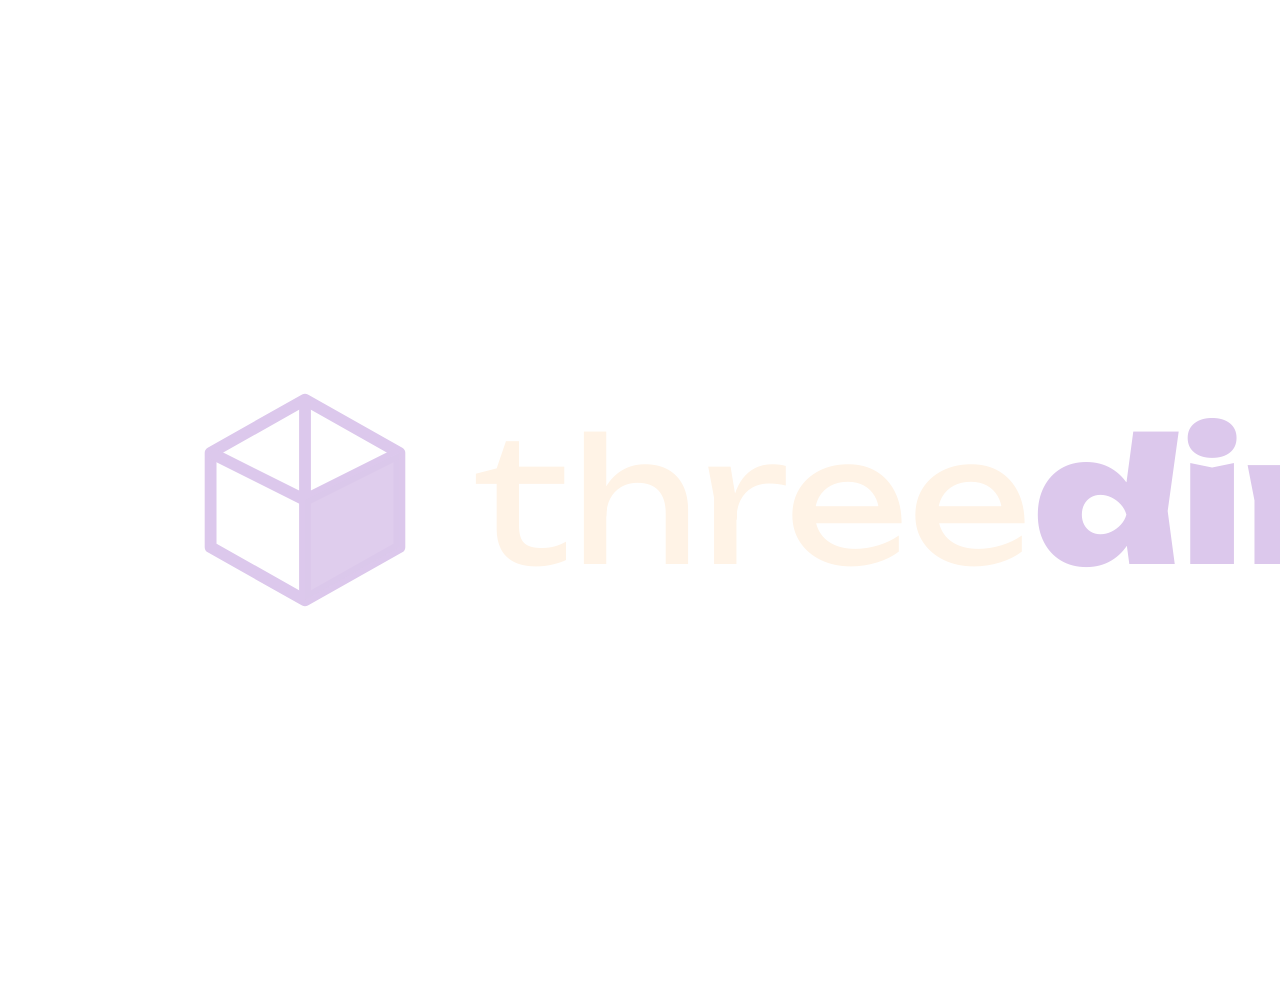
<file: brand/logo-light.html>
<!DOCTYPE html><html lang="ru"><head><meta charset="utf-8"><link rel="preconnect" href="https://fonts.googleapis.com"><link rel="preconnect" href="https://fonts.gstatic.com" crossorigin><link href="https://fonts.googleapis.com/css2?family=Unbounded:wght@400;900&display=swap" rel="stylesheet"><style>
html,body{margin:0;background:transparent}
body{width:2400px;height:1000px;display:grid;place-items:center;font-family:"Unbounded",sans-serif;-webkit-font-smoothing:antialiased}
.plum{background:#381932}
.logo{display:inline-flex;align-items:center;gap:52px;font-weight:400;font-size:172px;line-height:1;letter-spacing:.01em;color:#fff3e6}
.logo b{font-weight:900;color:#dcc8ec}
.mark{width:236px;height:236px;color:#dcc8ec;flex:none}
.dark .logo{color:#381932} .dark .logo b{color:#5e1a66} .dark .mark{color:#5e1a66}
.icon{width:1000px;height:1000px;border-radius:220px;background:#381932;display:grid;place-items:center}
.icon .mark{width:620px;height:620px}
.markonly .mark{width:900px;height:900px}
</style></head><body><div class="logo"><svg class="mark" viewBox="0 0 40 40"><path d="M20 3 36 12v16L20 37 4 28V12z" fill="none" stroke="currentColor" stroke-width="2" stroke-linejoin="round"/><path d="M20 3v17m0 0 16-8M20 20 4 12M20 20v17" fill="none" stroke="currentColor" stroke-width="2" stroke-linejoin="round"/><path d="M20 20 36 12v16L20 37z" fill="currentColor" opacity=".9"/></svg><span>three<b>dimension</b></span></div></body></html>
</file>
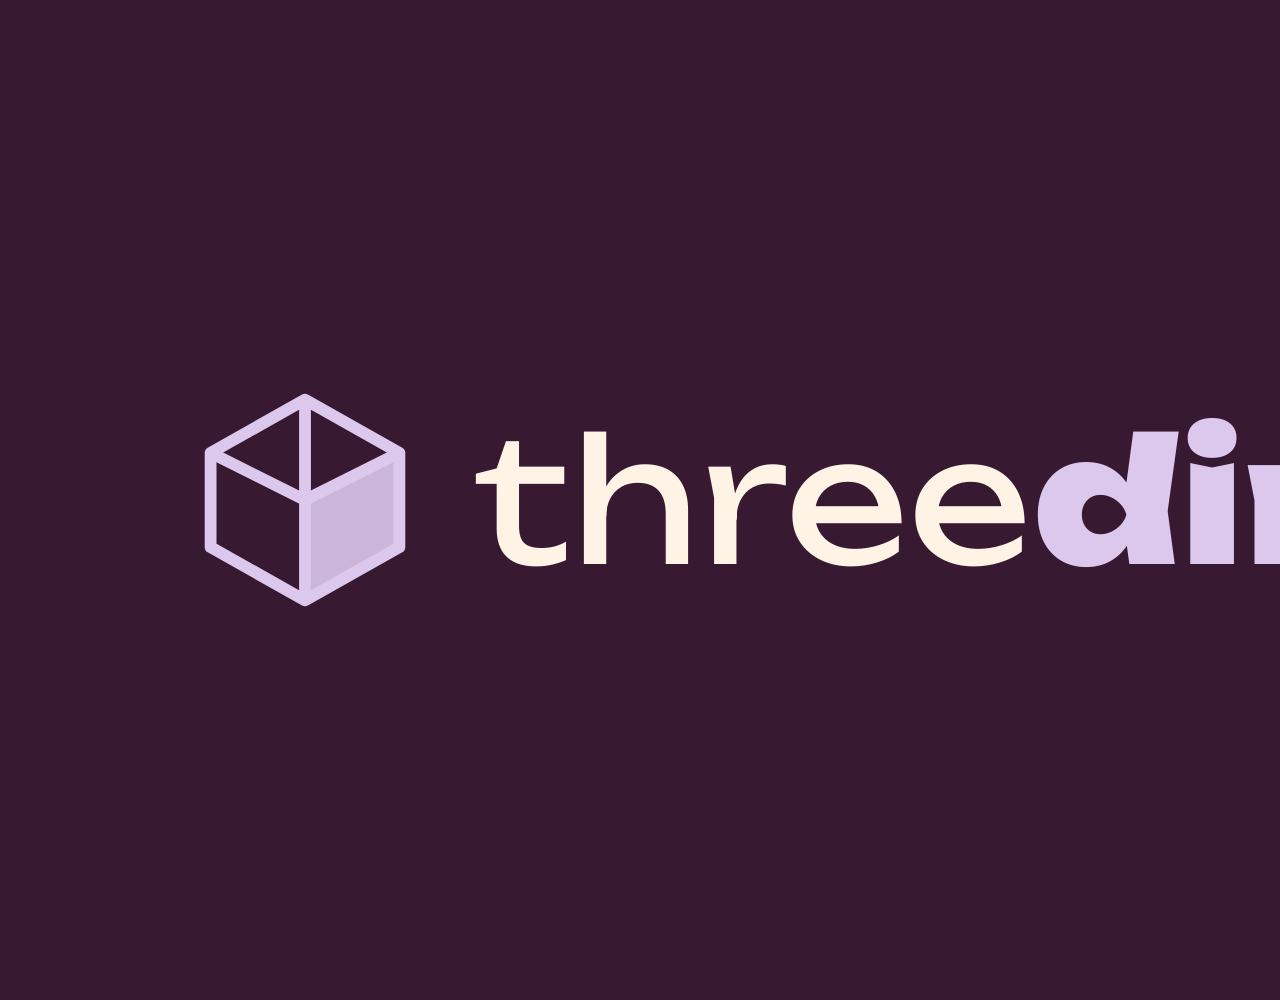
<file: brand/logo-plum.html>
<!DOCTYPE html><html lang="ru"><head><meta charset="utf-8"><link rel="preconnect" href="https://fonts.googleapis.com"><link rel="preconnect" href="https://fonts.gstatic.com" crossorigin><link href="https://fonts.googleapis.com/css2?family=Unbounded:wght@400;900&display=swap" rel="stylesheet"><style>
html,body{margin:0;background:transparent}
body{width:2400px;height:1000px;display:grid;place-items:center;font-family:"Unbounded",sans-serif;-webkit-font-smoothing:antialiased}
.plum{background:#381932}
.logo{display:inline-flex;align-items:center;gap:52px;font-weight:400;font-size:172px;line-height:1;letter-spacing:.01em;color:#fff3e6}
.logo b{font-weight:900;color:#dcc8ec}
.mark{width:236px;height:236px;color:#dcc8ec;flex:none}
.dark .logo{color:#381932} .dark .logo b{color:#5e1a66} .dark .mark{color:#5e1a66}
.icon{width:1000px;height:1000px;border-radius:220px;background:#381932;display:grid;place-items:center}
.icon .mark{width:620px;height:620px}
.markonly .mark{width:900px;height:900px}
</style></head><body class="plum"><div class="logo"><svg class="mark" viewBox="0 0 40 40"><path d="M20 3 36 12v16L20 37 4 28V12z" fill="none" stroke="currentColor" stroke-width="2" stroke-linejoin="round"/><path d="M20 3v17m0 0 16-8M20 20 4 12M20 20v17" fill="none" stroke="currentColor" stroke-width="2" stroke-linejoin="round"/><path d="M20 20 36 12v16L20 37z" fill="currentColor" opacity=".9"/></svg><span>three<b>dimension</b></span></div></body></html>
</file>
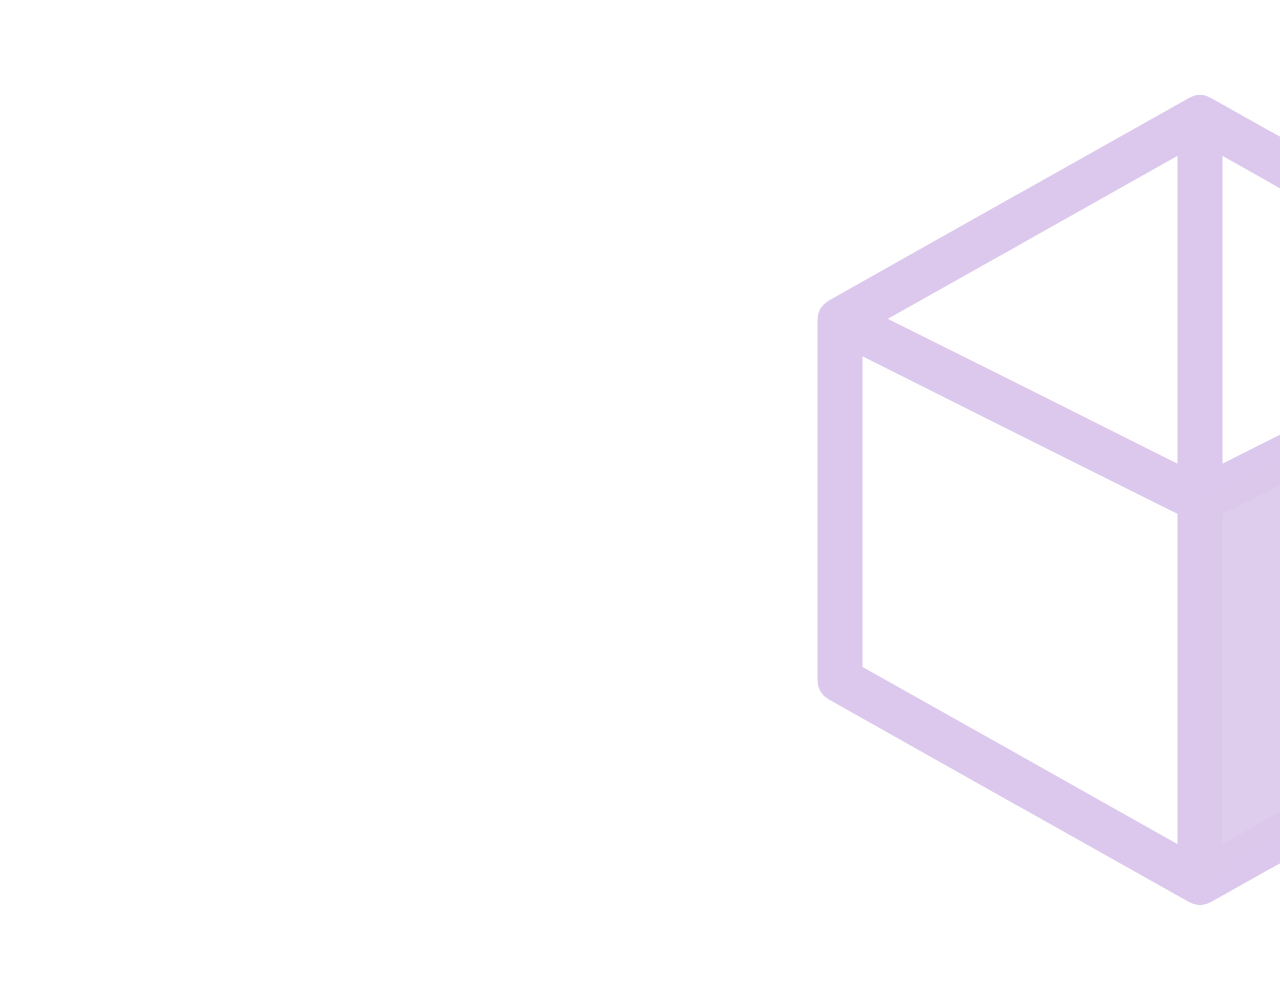
<file: brand/mark-light.html>
<!DOCTYPE html><html lang="ru"><head><meta charset="utf-8"><link rel="preconnect" href="https://fonts.googleapis.com"><link rel="preconnect" href="https://fonts.gstatic.com" crossorigin><link href="https://fonts.googleapis.com/css2?family=Unbounded:wght@400;900&display=swap" rel="stylesheet"><style>
html,body{margin:0;background:transparent}
body{width:2400px;height:1000px;display:grid;place-items:center;font-family:"Unbounded",sans-serif;-webkit-font-smoothing:antialiased}
.plum{background:#381932}
.logo{display:inline-flex;align-items:center;gap:52px;font-weight:400;font-size:172px;line-height:1;letter-spacing:.01em;color:#fff3e6}
.logo b{font-weight:900;color:#dcc8ec}
.mark{width:236px;height:236px;color:#dcc8ec;flex:none}
.dark .logo{color:#381932} .dark .logo b{color:#5e1a66} .dark .mark{color:#5e1a66}
.icon{width:1000px;height:1000px;border-radius:220px;background:#381932;display:grid;place-items:center}
.icon .mark{width:620px;height:620px}
.markonly .mark{width:900px;height:900px}
</style></head><body class="markonly"><svg class="mark" viewBox="0 0 40 40"><path d="M20 3 36 12v16L20 37 4 28V12z" fill="none" stroke="currentColor" stroke-width="2" stroke-linejoin="round"/><path d="M20 3v17m0 0 16-8M20 20 4 12M20 20v17" fill="none" stroke="currentColor" stroke-width="2" stroke-linejoin="round"/><path d="M20 20 36 12v16L20 37z" fill="currentColor" opacity=".9"/></svg></body></html>
</file>
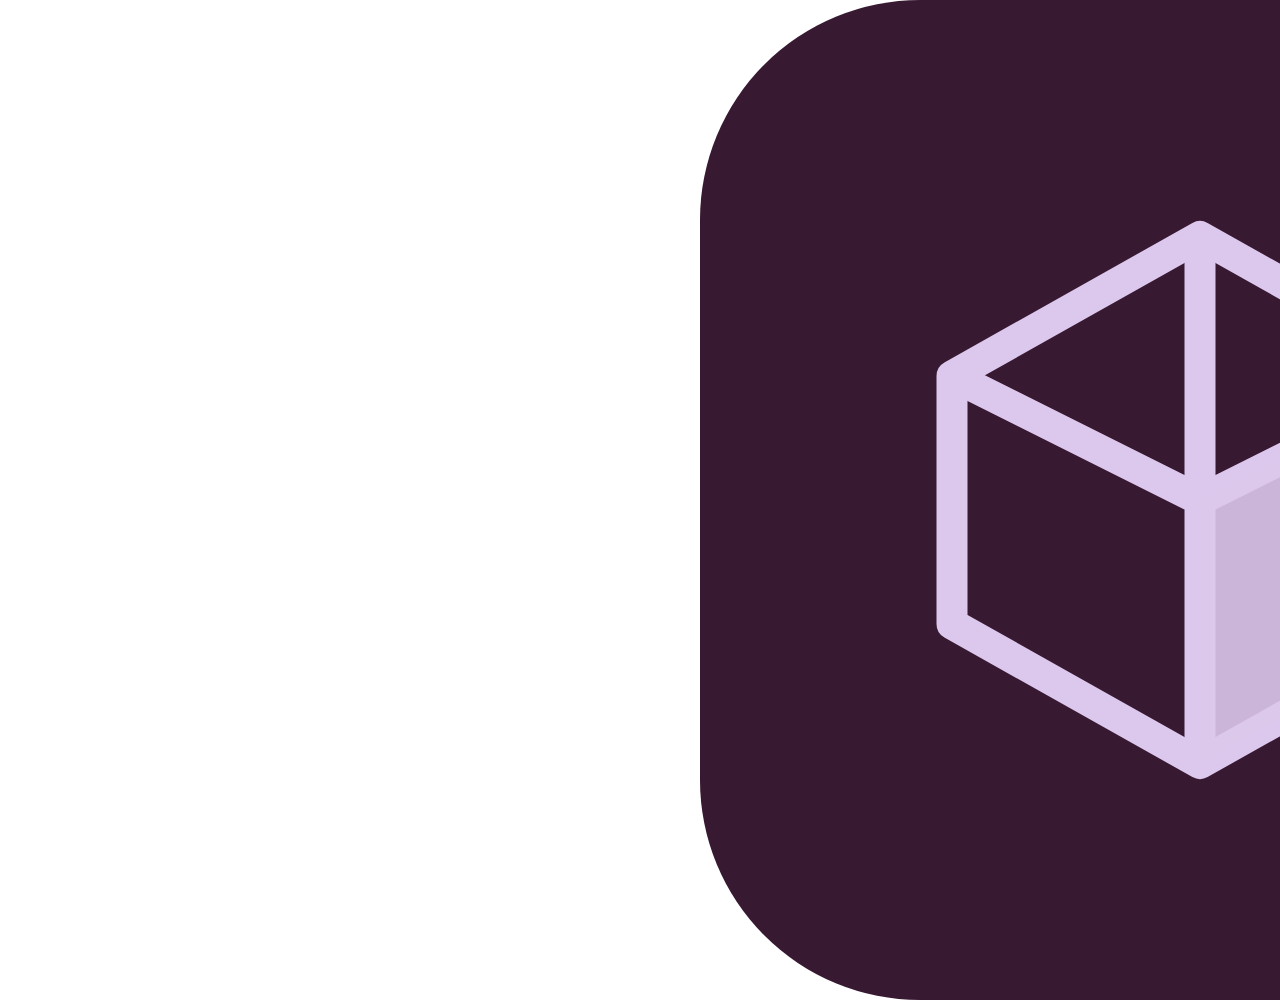
<file: brand/mark-plum.html>
<!DOCTYPE html><html lang="ru"><head><meta charset="utf-8"><link rel="preconnect" href="https://fonts.googleapis.com"><link rel="preconnect" href="https://fonts.gstatic.com" crossorigin><link href="https://fonts.googleapis.com/css2?family=Unbounded:wght@400;900&display=swap" rel="stylesheet"><style>
html,body{margin:0;background:transparent}
body{width:2400px;height:1000px;display:grid;place-items:center;font-family:"Unbounded",sans-serif;-webkit-font-smoothing:antialiased}
.plum{background:#381932}
.logo{display:inline-flex;align-items:center;gap:52px;font-weight:400;font-size:172px;line-height:1;letter-spacing:.01em;color:#fff3e6}
.logo b{font-weight:900;color:#dcc8ec}
.mark{width:236px;height:236px;color:#dcc8ec;flex:none}
.dark .logo{color:#381932} .dark .logo b{color:#5e1a66} .dark .mark{color:#5e1a66}
.icon{width:1000px;height:1000px;border-radius:220px;background:#381932;display:grid;place-items:center}
.icon .mark{width:620px;height:620px}
.markonly .mark{width:900px;height:900px}
</style></head><body><div class="icon"><svg class="mark" viewBox="0 0 40 40"><path d="M20 3 36 12v16L20 37 4 28V12z" fill="none" stroke="currentColor" stroke-width="2" stroke-linejoin="round"/><path d="M20 3v17m0 0 16-8M20 20 4 12M20 20v17" fill="none" stroke="currentColor" stroke-width="2" stroke-linejoin="round"/><path d="M20 20 36 12v16L20 37z" fill="currentColor" opacity=".9"/></svg></div></body></html>
</file>
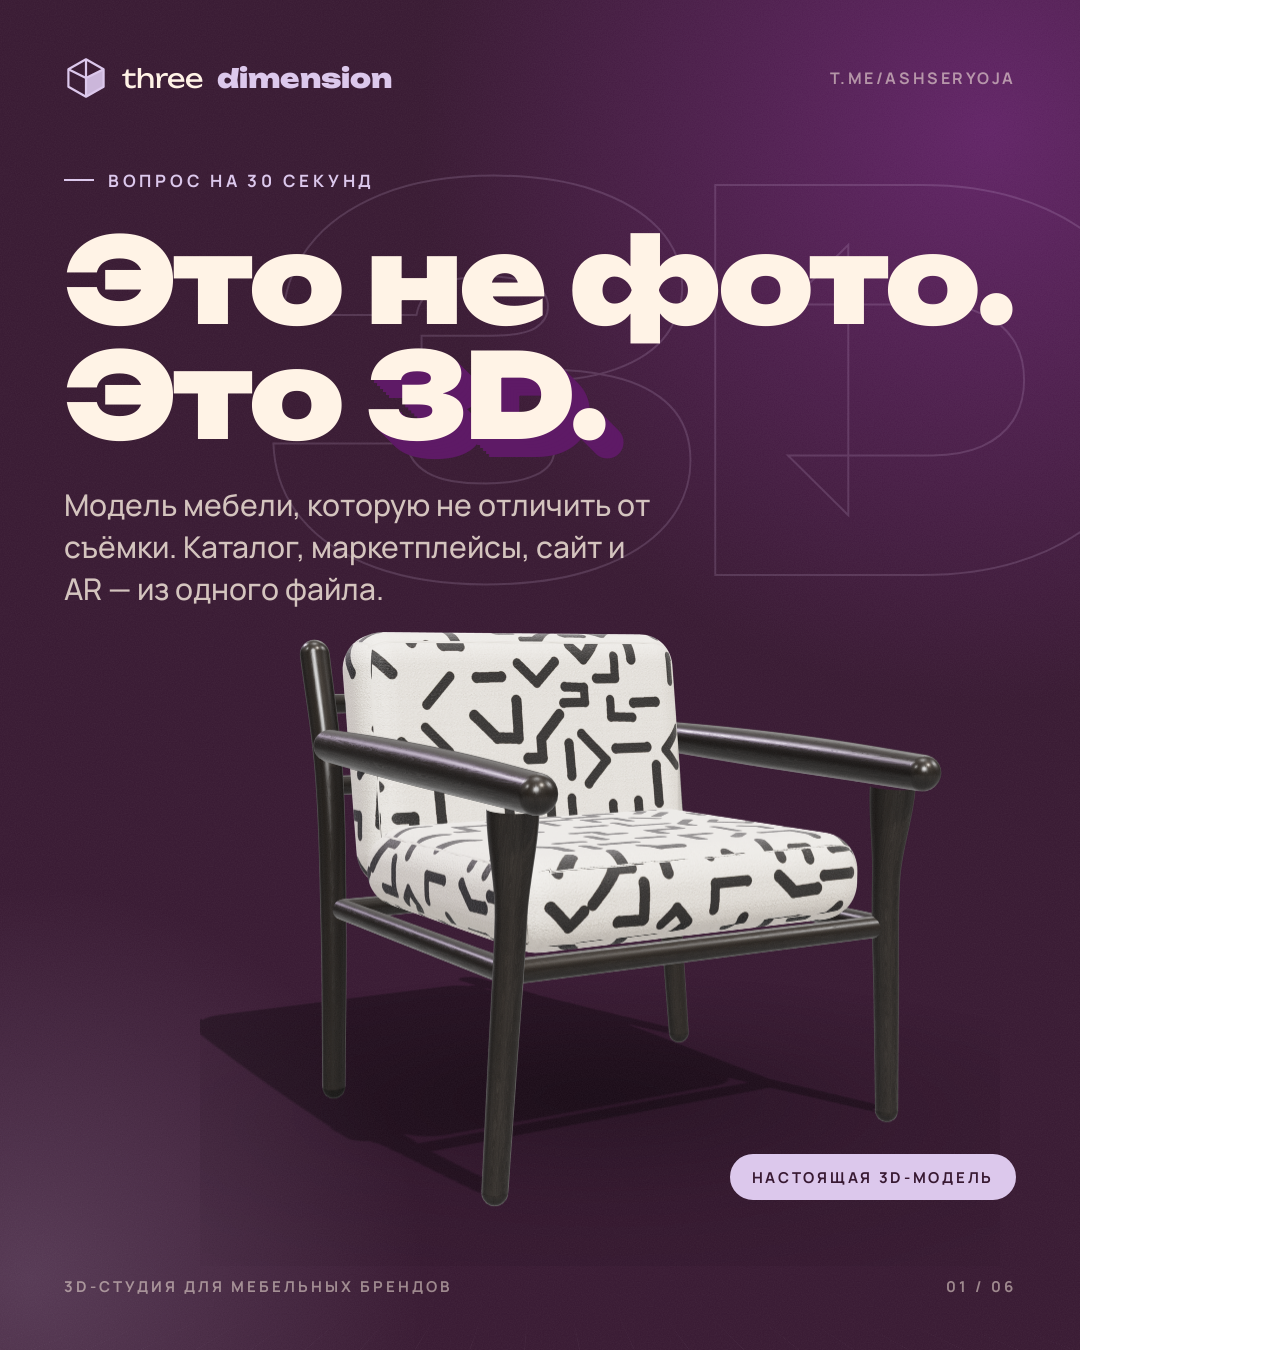
<file: posts/post-01.html>
<!DOCTYPE html><html lang="ru"><head><meta charset="utf-8"><link rel="preconnect" href="https://fonts.googleapis.com"><link rel="preconnect" href="https://fonts.gstatic.com" crossorigin><link href="https://fonts.googleapis.com/css2?family=Unbounded:wght@400;700;900&family=Manrope:wght@400;500;600;700&display=swap" rel="stylesheet"><link rel="stylesheet" href="post.css"></head><body>
<div class="post">
  <div class="orb orb--a"></div><div class="orb orb--b"></div>
  <div class="ghost" style="right:-70px;top:120px;">3D</div>
  <div class="floor"></div>
  <div class="top"><div class="logo"><svg viewBox="0 0 40 40" aria-hidden="true"><path d="M20 3 36 12v16L20 37 4 28V12z" fill="none" stroke="currentColor" stroke-width="2" stroke-linejoin="round"/><path d="M20 3v17m0 0 16-8M20 20 4 12M20 20v17" fill="none" stroke="currentColor" stroke-width="2" stroke-linejoin="round"/><path d="M20 20 36 12v16L20 37z" fill="currentColor" opacity=".9"/></svg> three<b>dimension</b></div><div class="handle">t.me/ashseryoja</div></div>
  <div style="position:absolute;left:64px;top:164px;z-index:4;">
    <div class="label">Вопрос на 30 секунд</div>
    <h1 class="h" style="font-size:118px;margin-top:34px;">Это не фото.<br>Это <em>3D.</em></h1>
    <p class="sub" style="margin-top:30px;max-width:600px;">Модель мебели, которую не отличить от съёмки. Каталог, маркетплейсы, сайт и AR — из одного файла.</p>
  </div>
  <div class="chair" style="left:200px;bottom:84px;width:800px;"><img src="shots/solid_a.png" alt=""></div>
  <div style="position:absolute;right:64px;bottom:150px;z-index:4;"><span class="tag tag--fill">настоящая 3D-модель</span></div>
  <div class="noise"></div>
  <div class="bottom"><span>3D-студия для мебельных брендов</span><span>01 / 06</span></div>
</div>
</body></html>
</file>
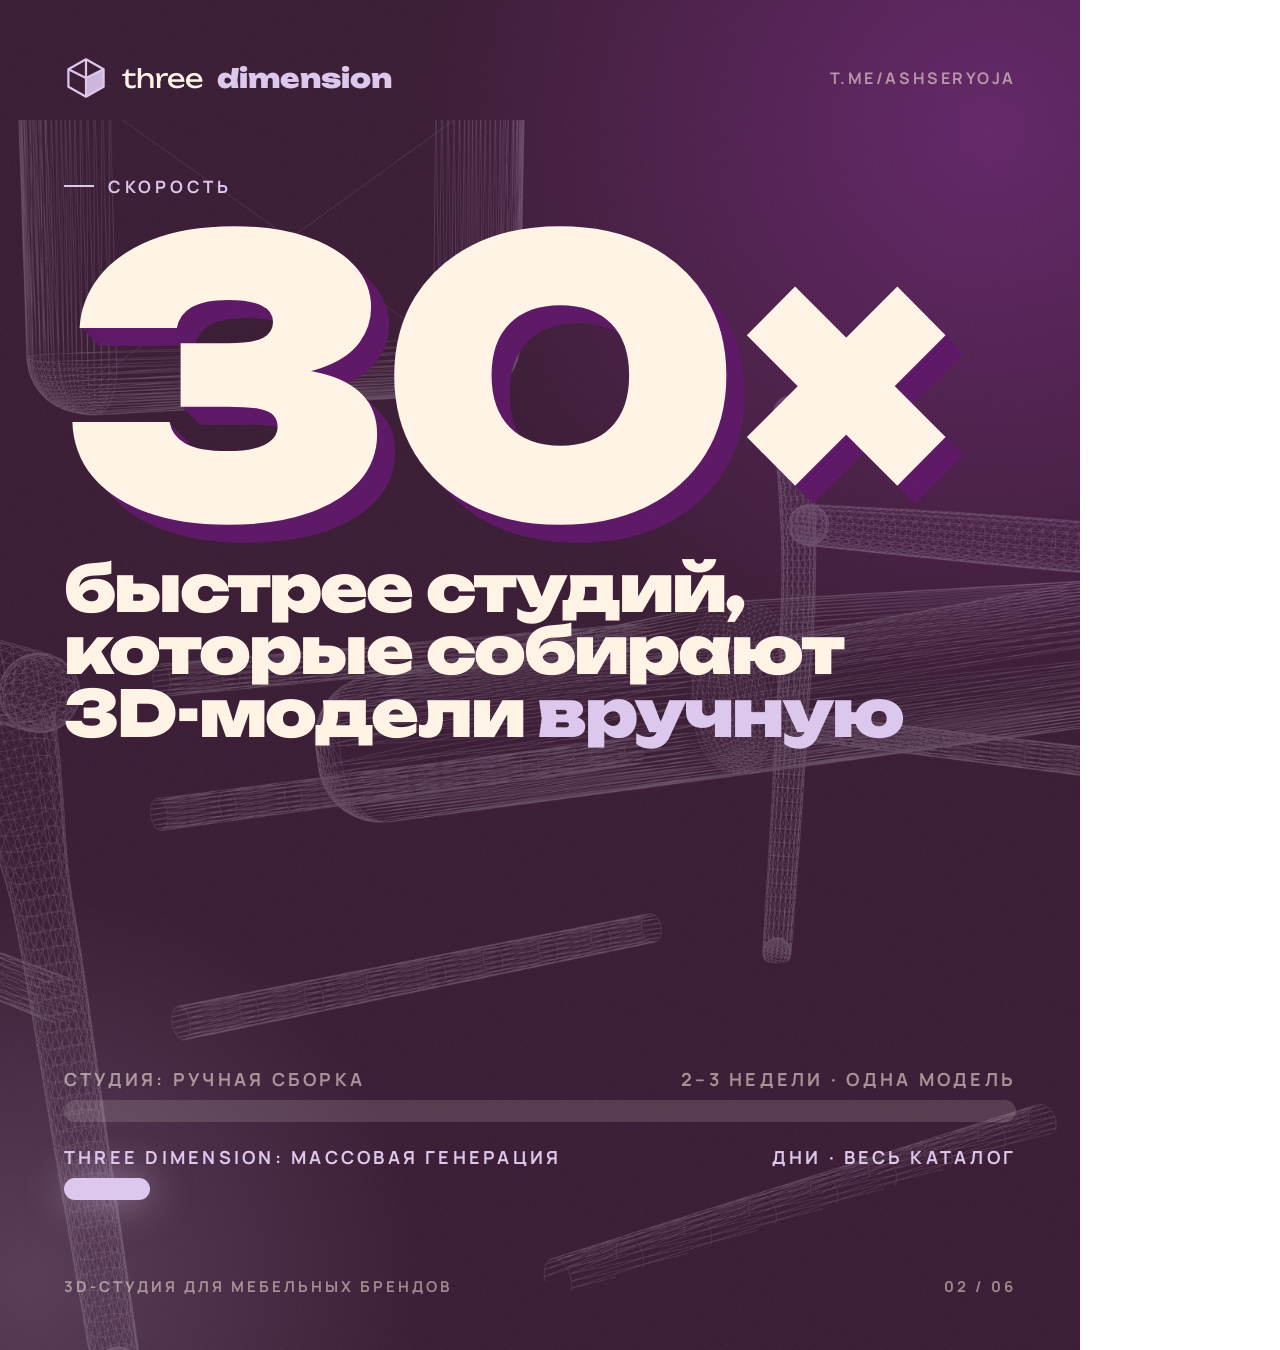
<file: posts/post-02.html>
<!DOCTYPE html><html lang="ru"><head><meta charset="utf-8"><link rel="preconnect" href="https://fonts.googleapis.com"><link rel="preconnect" href="https://fonts.gstatic.com" crossorigin><link href="https://fonts.googleapis.com/css2?family=Unbounded:wght@400;700;900&family=Manrope:wght@400;500;600;700&display=swap" rel="stylesheet"><link rel="stylesheet" href="post.css"></head><body>
<div class="post">
  <div class="orb orb--a"></div><div class="orb orb--b"></div>
  <div class="chair" style="left:-80px;top:120px;width:1250px;opacity:.28;"><img src="shots/explode_wire.png" alt=""></div>
  <div class="top"><div class="logo"><svg viewBox="0 0 40 40" aria-hidden="true"><path d="M20 3 36 12v16L20 37 4 28V12z" fill="none" stroke="currentColor" stroke-width="2" stroke-linejoin="round"/><path d="M20 3v17m0 0 16-8M20 20 4 12M20 20v17" fill="none" stroke="currentColor" stroke-width="2" stroke-linejoin="round"/><path d="M20 20 36 12v16L20 37z" fill="currentColor" opacity=".9"/></svg> three<b>dimension</b></div><div class="handle">t.me/ashseryoja</div></div>
  <div style="position:absolute;left:64px;top:170px;z-index:4;">
    <div class="label">Скорость</div>
    <h1 class="h" style="font-size:380px;line-height:.9;margin-top:10px;"><em>30×</em></h1>
    <p class="h" style="font-size:64px;margin-top:10px;max-width:900px;">быстрее студий, которые собирают 3D-модели <span class="lav">вручную</span></p>
  </div>
  <div style="position:absolute;left:64px;right:64px;bottom:150px;z-index:4;display:grid;gap:26px;">
    <div>
      <div style="display:flex;justify-content:space-between;font:700 18px/1 var(--ft);letter-spacing:.18em;text-transform:uppercase;color:rgba(255,243,230,.55);margin-bottom:12px;"><span>Студия: ручная сборка</span><span>2–3 недели · одна модель</span></div>
      <div style="height:22px;border-radius:999px;background:rgba(255,243,230,.14);width:100%;"></div>
    </div>
    <div>
      <div style="display:flex;justify-content:space-between;font:700 18px/1 var(--ft);letter-spacing:.18em;text-transform:uppercase;color:var(--lavender);margin-bottom:12px;"><span>Three Dimension: массовая генерация</span><span>дни · весь каталог</span></div>
      <div style="height:22px;border-radius:999px;background:var(--lavender);width:9%;box-shadow:0 0 40px rgba(220,200,236,.6);"></div>
    </div>
  </div>
  <div class="noise"></div>
  <div class="bottom"><span>3D-студия для мебельных брендов</span><span>02 / 06</span></div>
</div>
</body></html>
</file>
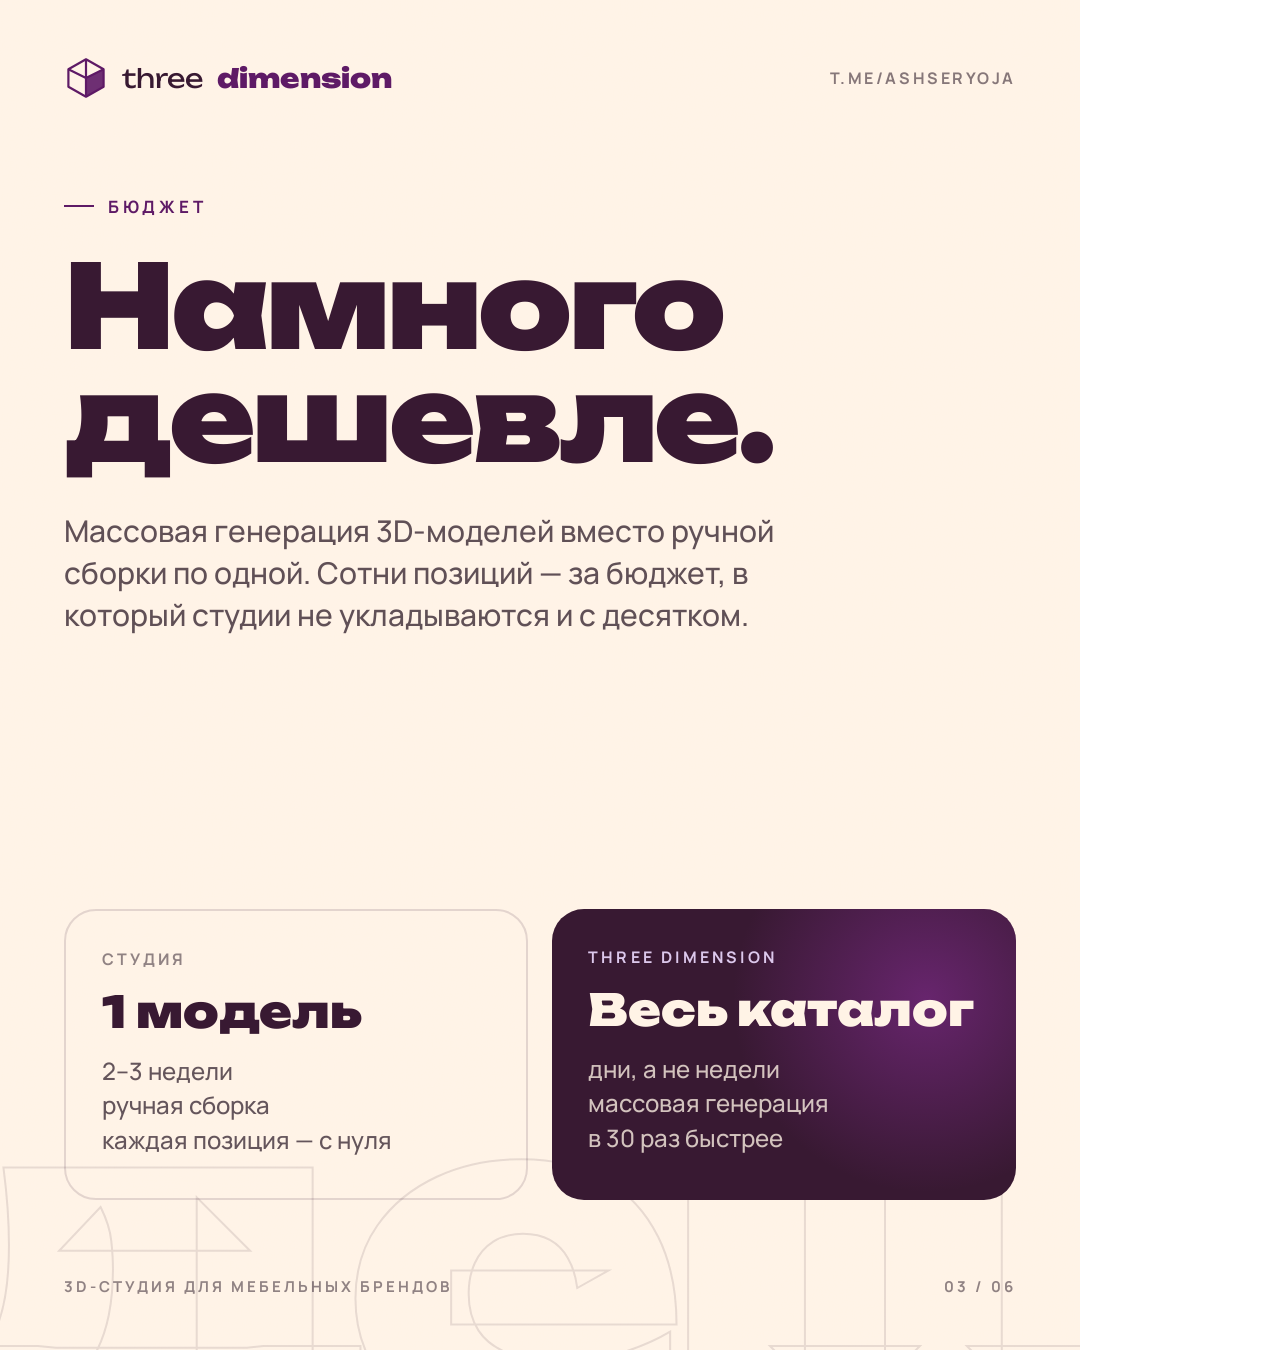
<file: posts/post-03.html>
<!DOCTYPE html><html lang="ru"><head><meta charset="utf-8"><link rel="preconnect" href="https://fonts.googleapis.com"><link rel="preconnect" href="https://fonts.gstatic.com" crossorigin><link href="https://fonts.googleapis.com/css2?family=Unbounded:wght@400;700;900&family=Manrope:wght@400;500;600;700&display=swap" rel="stylesheet"><link rel="stylesheet" href="post.css"></head><body>
<div class="post post--milk">
  <div class="ghost" style="left:-60px;bottom:-140px;font-size:460px;">дешевле</div>
  <div class="top"><div class="logo"><svg viewBox="0 0 40 40" aria-hidden="true"><path d="M20 3 36 12v16L20 37 4 28V12z" fill="none" stroke="currentColor" stroke-width="2" stroke-linejoin="round"/><path d="M20 3v17m0 0 16-8M20 20 4 12M20 20v17" fill="none" stroke="currentColor" stroke-width="2" stroke-linejoin="round"/><path d="M20 20 36 12v16L20 37z" fill="currentColor" opacity=".9"/></svg> three<b>dimension</b></div><div class="handle">t.me/ashseryoja</div></div>
  <div style="position:absolute;left:64px;top:190px;z-index:4;">
    <div class="label">Бюджет</div>
    <h1 class="h" style="font-size:116px;margin-top:34px;">Намного<br>дешевле.</h1>
    <p class="sub" style="margin-top:34px;max-width:720px;">Массовая генерация 3D-моделей вместо ручной сборки по одной. Сотни позиций — за бюджет, в который студии не укладываются и с десятком.</p>
  </div>
  <div style="position:absolute;left:64px;right:64px;bottom:150px;z-index:4;display:grid;grid-template-columns:1fr 1fr;gap:24px;">
    <div style="padding:40px 36px;border-radius:32px;border:2px solid rgba(56,25,50,.14);">
      <div style="font:700 16px/1 var(--ft);letter-spacing:.2em;text-transform:uppercase;color:rgba(34,17,31,.5);">Студия</div>
      <div style="font:900 44px/1.05 var(--fd);color:var(--plum);margin-top:22px;">1 модель</div>
      <div style="font:500 24px/1.45 var(--ft);color:rgba(34,17,31,.7);margin-top:18px;">2–3 недели<br>ручная сборка<br>каждая позиция — с нуля</div>
    </div>
    <div style="padding:40px 36px;border-radius:32px;background:var(--plum);color:var(--milk);position:relative;overflow:hidden;">
      <div style="position:absolute;right:-120px;top:-120px;width:420px;height:420px;border-radius:50%;background:radial-gradient(circle, rgba(123,42,134,.7), rgba(123,42,134,0) 65%);"></div>
      <div style="font:700 16px/1 var(--ft);letter-spacing:.2em;text-transform:uppercase;color:var(--lavender);position:relative;">Three Dimension</div>
      <div style="font:900 44px/1.05 var(--fd);color:var(--milk);margin-top:22px;position:relative;">Весь каталог</div>
      <div style="font:500 24px/1.45 var(--ft);color:rgba(255,243,230,.78);margin-top:18px;position:relative;">дни, а не недели<br>массовая генерация<br>в 30 раз быстрее</div>
    </div>
  </div>
  <div class="noise"></div>
  <div class="bottom"><span>3D-студия для мебельных брендов</span><span>03 / 06</span></div>
</div>
</body></html>
</file>
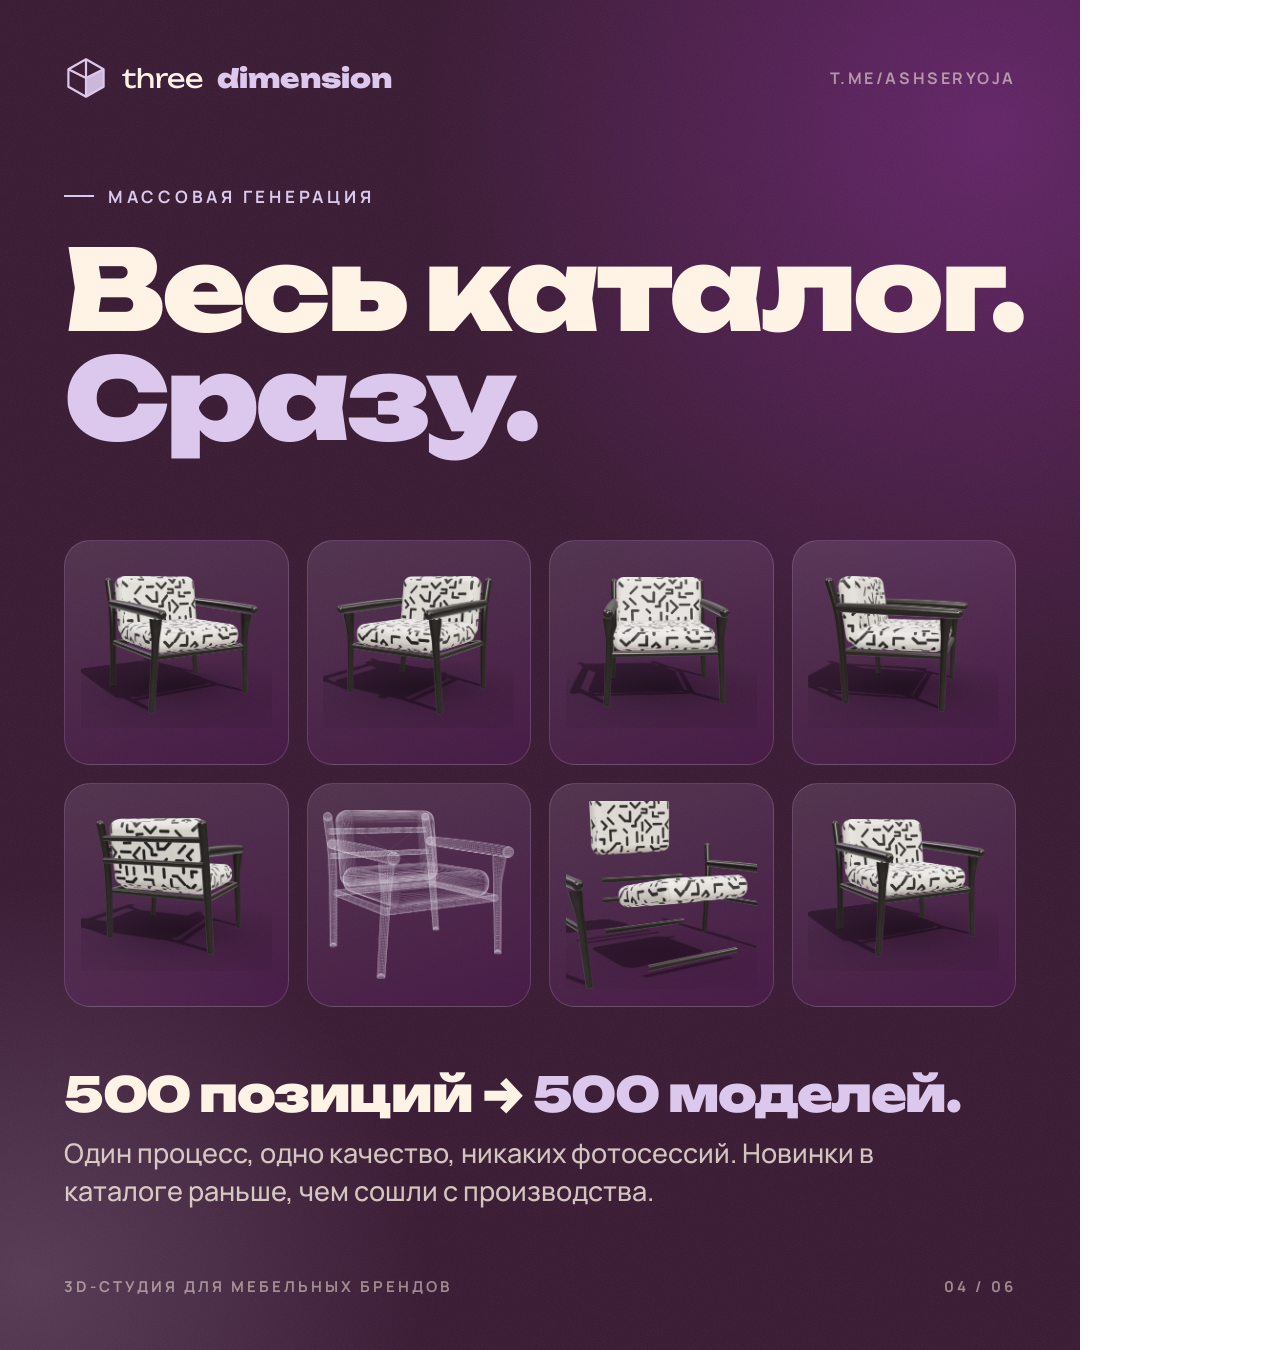
<file: posts/post-04.html>
<!DOCTYPE html><html lang="ru"><head><meta charset="utf-8"><link rel="preconnect" href="https://fonts.googleapis.com"><link rel="preconnect" href="https://fonts.gstatic.com" crossorigin><link href="https://fonts.googleapis.com/css2?family=Unbounded:wght@400;700;900&family=Manrope:wght@400;500;600;700&display=swap" rel="stylesheet"><link rel="stylesheet" href="post.css"></head><body>
<div class="post">
  <div class="orb orb--a"></div><div class="orb orb--b"></div>
  <div class="top"><div class="logo"><svg viewBox="0 0 40 40" aria-hidden="true"><path d="M20 3 36 12v16L20 37 4 28V12z" fill="none" stroke="currentColor" stroke-width="2" stroke-linejoin="round"/><path d="M20 3v17m0 0 16-8M20 20 4 12M20 20v17" fill="none" stroke="currentColor" stroke-width="2" stroke-linejoin="round"/><path d="M20 20 36 12v16L20 37z" fill="currentColor" opacity=".9"/></svg> three<b>dimension</b></div><div class="handle">t.me/ashseryoja</div></div>
  <div style="position:absolute;left:64px;top:180px;z-index:4;">
    <div class="label">Массовая генерация</div>
    <h1 class="h" style="font-size:112px;margin-top:30px;">Весь каталог.<br><span class="lav">Сразу.</span></h1>
  </div>
  <div style="position:absolute;left:64px;right:64px;top:540px;z-index:4;display:grid;grid-template-columns:repeat(4,1fr);gap:18px;">
    <div style="aspect-ratio:1;border-radius:26px;background:linear-gradient(160deg, rgba(220,200,236,.14), rgba(94,26,102,.35));border:1.5px solid rgba(220,200,236,.18);display:grid;place-items:center;overflow:hidden;"><img src="shots/solid_a.png" alt="" style="width:86%;height:86%;object-fit:contain;"></div><div style="aspect-ratio:1;border-radius:26px;background:linear-gradient(160deg, rgba(220,200,236,.14), rgba(94,26,102,.35));border:1.5px solid rgba(220,200,236,.18);display:grid;place-items:center;overflow:hidden;"><img src="shots/solid_b.png" alt="" style="width:86%;height:86%;object-fit:contain;"></div><div style="aspect-ratio:1;border-radius:26px;background:linear-gradient(160deg, rgba(220,200,236,.14), rgba(94,26,102,.35));border:1.5px solid rgba(220,200,236,.18);display:grid;place-items:center;overflow:hidden;"><img src="shots/solid_front.png" alt="" style="width:86%;height:86%;object-fit:contain;"></div><div style="aspect-ratio:1;border-radius:26px;background:linear-gradient(160deg, rgba(220,200,236,.14), rgba(94,26,102,.35));border:1.5px solid rgba(220,200,236,.18);display:grid;place-items:center;overflow:hidden;"><img src="shots/solid_side.png" alt="" style="width:86%;height:86%;object-fit:contain;"></div><div style="aspect-ratio:1;border-radius:26px;background:linear-gradient(160deg, rgba(220,200,236,.14), rgba(94,26,102,.35));border:1.5px solid rgba(220,200,236,.18);display:grid;place-items:center;overflow:hidden;"><img src="shots/solid_back.png" alt="" style="width:86%;height:86%;object-fit:contain;"></div><div style="aspect-ratio:1;border-radius:26px;background:linear-gradient(160deg, rgba(220,200,236,.14), rgba(94,26,102,.35));border:1.5px solid rgba(220,200,236,.18);display:grid;place-items:center;overflow:hidden;"><img src="shots/wire_a.png" alt="" style="width:86%;height:86%;object-fit:contain;"></div><div style="aspect-ratio:1;border-radius:26px;background:linear-gradient(160deg, rgba(220,200,236,.14), rgba(94,26,102,.35));border:1.5px solid rgba(220,200,236,.18);display:grid;place-items:center;overflow:hidden;"><img src="shots/explode_solid.png" alt="" style="width:86%;height:86%;object-fit:contain;"></div><div style="aspect-ratio:1;border-radius:26px;background:linear-gradient(160deg, rgba(220,200,236,.14), rgba(94,26,102,.35));border:1.5px solid rgba(220,200,236,.18);display:grid;place-items:center;overflow:hidden;"><img src="shots/solid_a.png" alt="" style="width:86%;height:86%;object-fit:contain;"></div>
  
  </div>
  <div style="position:absolute;left:64px;right:64px;bottom:140px;z-index:4;">
    <p class="h" style="font-size:48px;">500 позиций → <span class="lav">500 моделей.</span></p>
    <p class="sub" style="margin-top:16px;max-width:900px;font-size:27px;">Один процесс, одно качество, никаких фотосессий. Новинки в каталоге раньше, чем сошли с производства.</p>
  </div>
  <div class="noise"></div>
  <div class="bottom"><span>3D-студия для мебельных брендов</span><span>04 / 06</span></div>
</div>
</body></html>
</file>
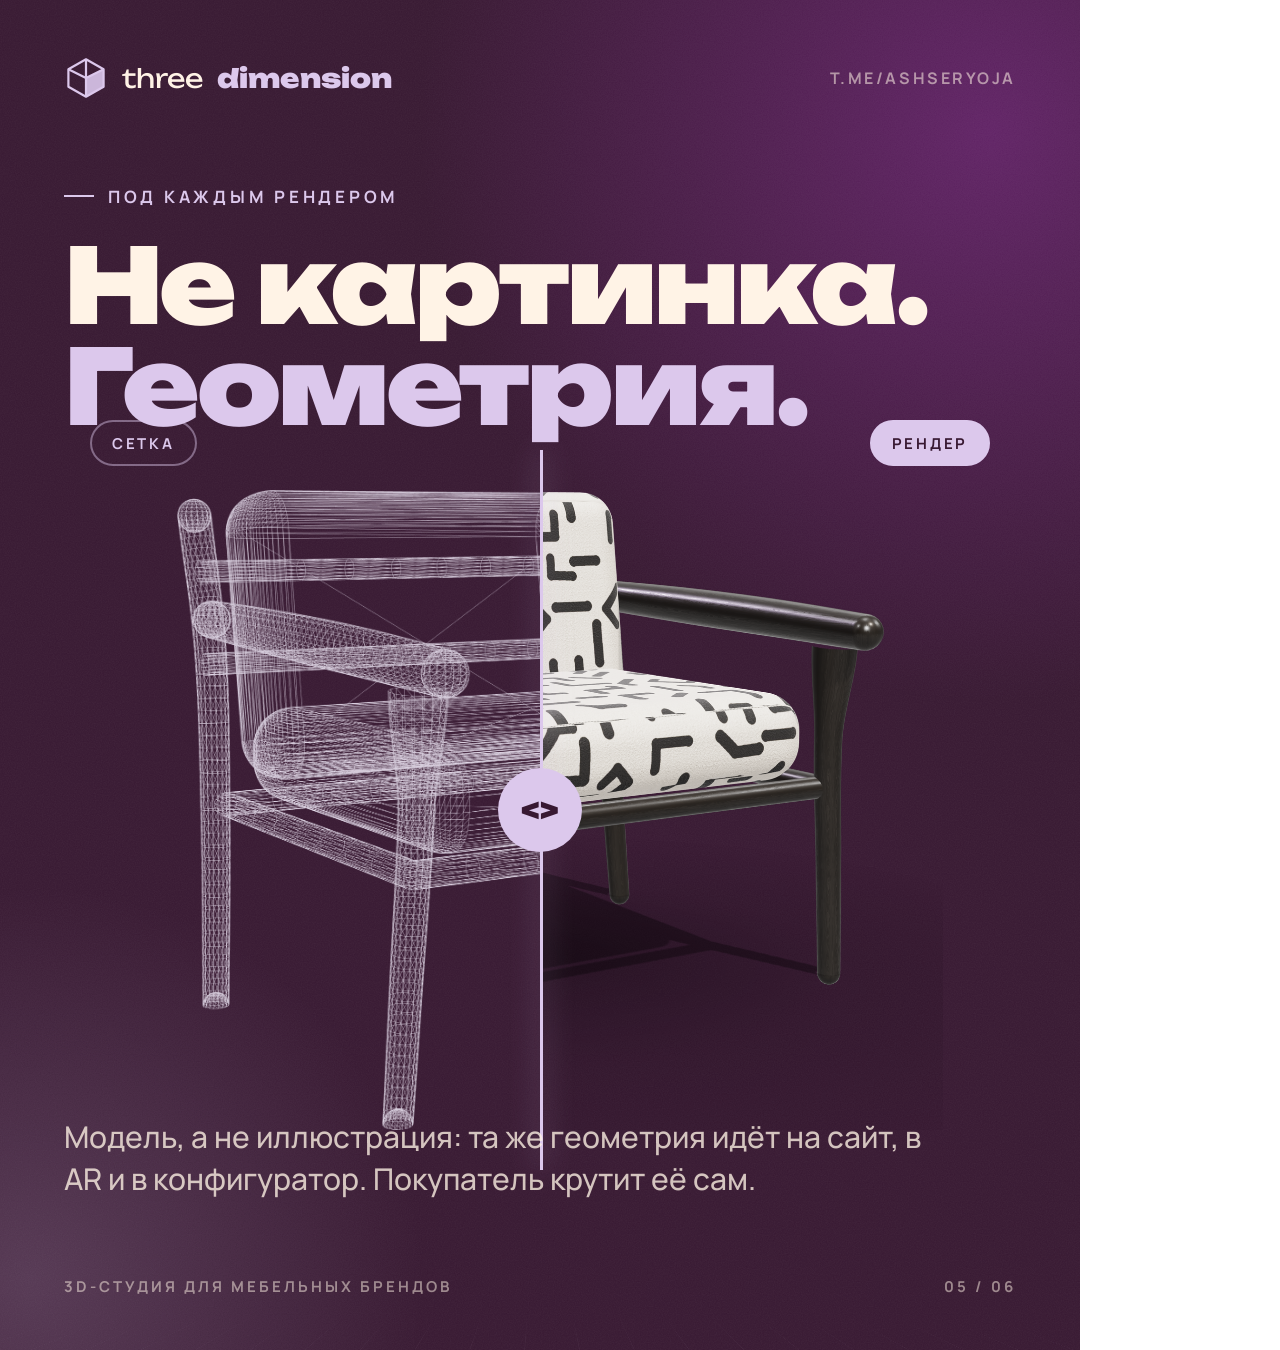
<file: posts/post-05.html>
<!DOCTYPE html><html lang="ru"><head><meta charset="utf-8"><link rel="preconnect" href="https://fonts.googleapis.com"><link rel="preconnect" href="https://fonts.gstatic.com" crossorigin><link href="https://fonts.googleapis.com/css2?family=Unbounded:wght@400;700;900&family=Manrope:wght@400;500;600;700&display=swap" rel="stylesheet"><link rel="stylesheet" href="post.css"></head><body>
<div class="post">
  <div class="orb orb--a"></div><div class="orb orb--b"></div>
  <div class="floor"></div>
  <div class="top"><div class="logo"><svg viewBox="0 0 40 40" aria-hidden="true"><path d="M20 3 36 12v16L20 37 4 28V12z" fill="none" stroke="currentColor" stroke-width="2" stroke-linejoin="round"/><path d="M20 3v17m0 0 16-8M20 20 4 12M20 20v17" fill="none" stroke="currentColor" stroke-width="2" stroke-linejoin="round"/><path d="M20 20 36 12v16L20 37z" fill="currentColor" opacity=".9"/></svg> three<b>dimension</b></div><div class="handle">t.me/ashseryoja</div></div>
  <div style="position:absolute;left:64px;top:180px;z-index:4;">
    <div class="label">Под каждым рендером</div>
    <h1 class="h" style="font-size:104px;margin-top:30px;">Не картинка.<br><span class="lav">Геометрия.</span></h1>
  </div>
  <div style="position:absolute;left:90px;bottom:220px;width:900px;height:640px;z-index:3;">
    <img src="shots/wire_a.png" alt="" style="position:absolute;inset:0;width:100%;height:100%;object-fit:contain;clip-path:inset(0 50% 0 0);">
    <img src="shots/solid_a.png" alt="" style="position:absolute;inset:0;width:100%;height:100%;object-fit:contain;clip-path:inset(0 0 0 50%);">
    <div style="position:absolute;left:50%;top:-40px;bottom:-40px;width:3px;background:var(--lavender);box-shadow:0 0 30px rgba(220,200,236,.7);"></div>
    <div style="position:absolute;left:50%;top:50%;width:84px;height:84px;margin:-42px 0 0 -42px;border-radius:50%;background:var(--lavender);color:var(--plum);display:grid;place-items:center;font:900 30px/1 var(--fd);">&lt;&gt;</div>
    <span class="tag" style="position:absolute;left:0;top:-70px;">сетка</span>
    <span class="tag tag--fill" style="position:absolute;right:0;top:-70px;">рендер</span>
  </div>
  <p class="sub" style="position:absolute;left:64px;right:64px;bottom:150px;z-index:4;max-width:900px;">Модель, а не иллюстрация: та же геометрия идёт на сайт, в AR и в конфигуратор. Покупатель крутит её сам.</p>
  <div class="noise"></div>
  <div class="bottom"><span>3D-студия для мебельных брендов</span><span>05 / 06</span></div>
</div>
</body></html>
</file>
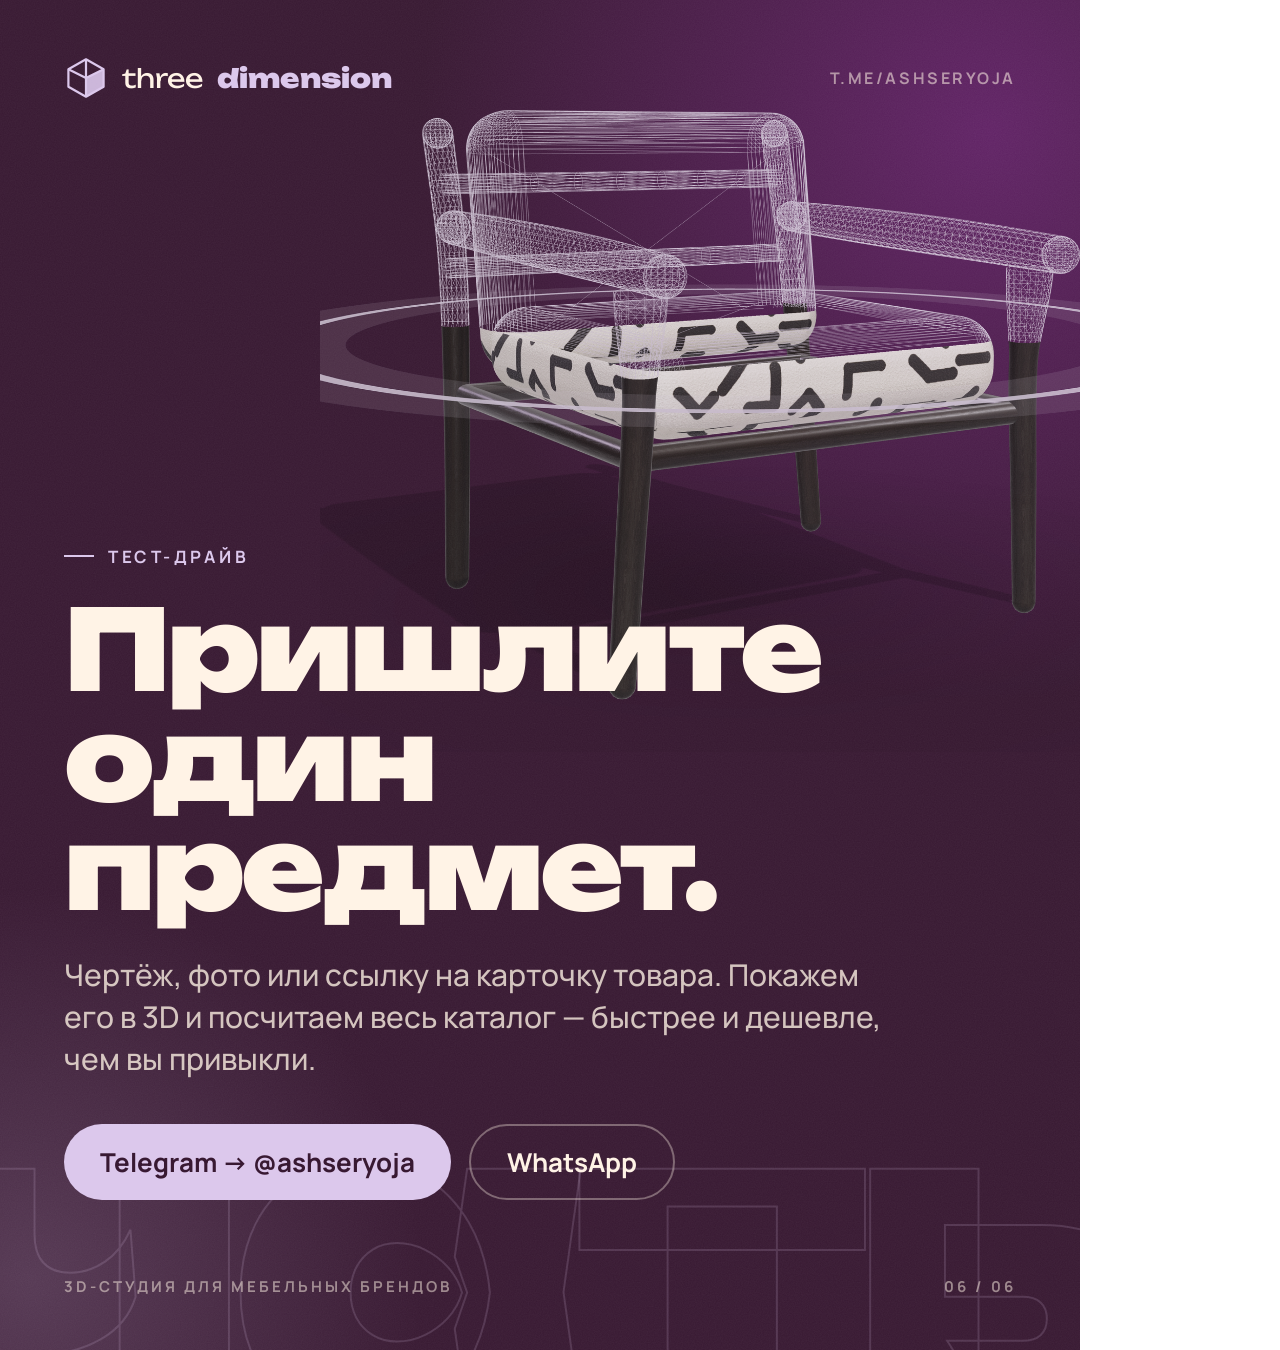
<file: posts/post-06.html>
<!DOCTYPE html><html lang="ru"><head><meta charset="utf-8"><link rel="preconnect" href="https://fonts.googleapis.com"><link rel="preconnect" href="https://fonts.gstatic.com" crossorigin><link href="https://fonts.googleapis.com/css2?family=Unbounded:wght@400;700;900&family=Manrope:wght@400;500;600;700&display=swap" rel="stylesheet"><link rel="stylesheet" href="post.css"></head><body>
<div class="post">
  <div class="orb orb--a"></div><div class="orb orb--b"></div>
  <div class="ghost" style="right:-60px;bottom:-120px;font-size:430px;">начать</div>
  <div class="chair" style="right:-60px;top:110px;width:820px;opacity:.9;"><img src="shots/scan.png" alt=""></div>
  <div class="top"><div class="logo"><svg viewBox="0 0 40 40" aria-hidden="true"><path d="M20 3 36 12v16L20 37 4 28V12z" fill="none" stroke="currentColor" stroke-width="2" stroke-linejoin="round"/><path d="M20 3v17m0 0 16-8M20 20 4 12M20 20v17" fill="none" stroke="currentColor" stroke-width="2" stroke-linejoin="round"/><path d="M20 20 36 12v16L20 37z" fill="currentColor" opacity=".9"/></svg> three<b>dimension</b></div><div class="handle">t.me/ashseryoja</div></div>
  <div style="position:absolute;left:64px;right:64px;bottom:150px;z-index:4;">
    <div class="label">Тест-драйв</div>
    <h1 class="h" style="font-size:112px;margin-top:30px;">Пришлите<br>один предмет.</h1>
    <p class="sub" style="margin-top:30px;max-width:820px;">Чертёж, фото или ссылку на карточку товара. Покажем его в 3D и посчитаем весь каталог — быстрее и дешевле, чем вы привыкли.</p>
    <div style="display:flex;gap:18px;margin-top:44px;align-items:center;">
      <span class="pill">Telegram → @ashseryoja</span>
      <span class="pill pill--ghost">WhatsApp</span>
    </div>
  </div>
  <div class="noise"></div>
  <div class="bottom"><span>3D-студия для мебельных брендов</span><span>06 / 06</span></div>
</div>
</body></html>
</file>
<file: assets/css/styles.css>
/* =====================================================================
   THREE DIMENSION — стили. Mobile-first.
   Палитра: plum #381932 · milk #FFF3E6 · deep purple #5E1A66 · lavender #DCC8EC · grey-black #141414
   ===================================================================== */

:root {
  --plum: #381932;
  --plum-deep: #200e1d;
  --plum-2: #4a2043;
  --black: #141414;
  --purple: #5e1a66;
  --purple-2: #7b2a86;
  --lavender: #dcc8ec;
  --lavender-2: #c3a6de;
  --milk: #fff3e6;
  --milk-2: #f4e6d6;
  --ink: #22111f;

  --font-d: 'Unbounded', 'Manrope', system-ui, sans-serif;
  --font-t: 'Manrope', system-ui, -apple-system, 'Segoe UI', sans-serif;

  --pad: clamp(20px, 5vw, 72px);
  --header-h: 68px;
  --ease: cubic-bezier(.22, 1, .36, 1);
  --ease-io: cubic-bezier(.65, 0, .35, 1);
}

/* ---------- base ---------- */
*, *::before, *::after { box-sizing: border-box; }
html {
  scroll-behavior: smooth;
  scroll-padding-top: var(--header-h);
  -webkit-text-size-adjust: 100%;
}
body {
  margin: 0;
  background: var(--plum);
  color: var(--milk);
  font-family: var(--font-t);
  font-size: 16px;
  line-height: 1.5;
  -webkit-font-smoothing: antialiased;
  -moz-osx-font-smoothing: grayscale;
  overflow-x: hidden;
  overscroll-behavior-y: none;
}
body.is-locked { overflow: hidden; }
::selection { background: var(--lavender); color: var(--plum); }
:focus-visible { outline: 2px solid var(--lavender); outline-offset: 3px; border-radius: 4px; }
img, svg { display: block; max-width: 100%; }
a { color: inherit; }
main { position: relative; }

/* ---------- прелоадер ---------- */
.loader {
  position: fixed; inset: 0; z-index: 100;
  display: grid; place-items: center;
}
.loader__panel {
  position: absolute; left: 0; width: 100%; height: 50.5%;
  background: var(--plum-deep);
  transition: transform 1s var(--ease-io);
}
.loader__panel--top { top: 0; }
.loader__panel--bottom { bottom: 0; }
.loader__content {
  position: relative; display: grid; justify-items: center; gap: 26px;
  perspective: 700px;
  transition: opacity .35s, transform .35s;
}
.loader__text {
  font: 600 11px/1 var(--font-t); letter-spacing: .22em; text-transform: uppercase;
  color: rgba(255, 243, 230, .55);
}
.loader__bar { width: 150px; height: 2px; background: rgba(255, 243, 230, .14); overflow: hidden; }
.loader__bar i { display: block; height: 100%; width: 0; background: var(--lavender); transition: width .35s var(--ease); }
.loader.is-done { pointer-events: none; }
.loader.is-done .loader__panel--top { transform: translateY(-101%); }
.loader.is-done .loader__panel--bottom { transform: translateY(101%); }
.loader.is-done .loader__content { opacity: 0; transform: scale(.85); }

.cube {
  width: 58px; height: 58px; position: relative;
  transform-style: preserve-3d;
  animation: cube-spin 3.2s linear infinite;
}
.cube i { position: absolute; inset: 0; border: 1.5px solid var(--lavender); background: rgba(220, 200, 236, .04); }
.cube i:nth-child(1) { transform: translateZ(29px); }
.cube i:nth-child(2) { transform: rotateY(180deg) translateZ(29px); }
.cube i:nth-child(3) { transform: rotateY(90deg) translateZ(29px); }
.cube i:nth-child(4) { transform: rotateY(-90deg) translateZ(29px); }
.cube i:nth-child(5) { transform: rotateX(90deg) translateZ(29px); }
.cube i:nth-child(6) { transform: rotateX(-90deg) translateZ(29px); }
@keyframes cube-spin {
  from { transform: rotateX(-24deg) rotateY(0deg); }
  to   { transform: rotateX(-24deg) rotateY(360deg); }
}

/* ---------- кастомный курсор (только мышь) ---------- */
.cursor { display: none; }
@media (hover: hover) and (pointer: fine) {
  body.has-cursor, body.has-cursor a, body.has-cursor button, body.has-cursor [data-cursor] { cursor: none; }
  .cursor { display: block; position: fixed; left: 0; top: 0; z-index: 200; pointer-events: none; transition: opacity .3s; }
  .cursor.is-hidden { opacity: 0; }
  .cursor__dot {
    position: absolute; width: 6px; height: 6px; margin: -3px 0 0 -3px;
    border-radius: 50%; background: var(--lavender);
    transition: opacity .2s;
  }
  .cursor__ring {
    position: absolute; width: 34px; height: 34px; margin: -17px 0 0 -17px;
    border: 1.5px solid var(--lavender); border-radius: 50%;
    display: grid; place-items: center;
    transition: width .4s var(--ease), height .4s var(--ease), margin .4s var(--ease), background-color .35s, border-color .35s;
  }
  .cursor__ring span {
    font: 700 10px/1 var(--font-t); letter-spacing: .1em; text-transform: uppercase; color: var(--plum);
    opacity: 0; transition: opacity .2s;
  }
  .cursor.is-link .cursor__ring { width: 58px; height: 58px; margin: -29px 0 0 -29px; background: rgba(220, 200, 236, .18); }
  .cursor.is-drag .cursor__ring { width: 96px; height: 96px; margin: -48px 0 0 -48px; background: var(--lavender); }
  .cursor.is-drag .cursor__ring span { opacity: 1; }
  .cursor.is-drag .cursor__dot { opacity: 0; }
}

/* ---------- 3D-сцена ---------- */
.scene {
  position: fixed; inset: 0; z-index: 3;
  width: 100%; height: 100%;
  pointer-events: none;
}
.scene-fallback {
  display: none;
  position: fixed; z-index: 3; pointer-events: none;
  right: 4vw; top: 12vh; width: min(62vw, 380px);
  color: var(--lavender);
}
.scene-fallback.is-visible { display: block; }
.fb-float { animation: fb-float 6s ease-in-out infinite; transform-origin: 50% 50%; }
@keyframes fb-float { 50% { transform: translateY(-14px) rotate(2deg); } }

.noise {
  position: fixed; inset: 0; z-index: 5; pointer-events: none;
  opacity: .06;
  background-image: url("data:image/svg+xml,%3Csvg xmlns='http://www.w3.org/2000/svg' width='220' height='220'%3E%3Cfilter id='n'%3E%3CfeTurbulence type='fractalNoise' baseFrequency='.85' numOctaves='2' stitchTiles='stitch'/%3E%3CfeColorMatrix values='0 0 0 0 1 0 0 0 0 1 0 0 0 0 1 0 0 0 .7 0'/%3E%3C/filter%3E%3Crect width='100%25' height='100%25' filter='url(%23n)'/%3E%3C/svg%3E");
  background-size: 220px 220px;
}
@media (hover: hover) and (pointer: fine) {
  .noise { inset: -100%; width: 300%; height: 300%; animation: grain 1.4s steps(7) infinite; }
  @keyframes grain {
    0% { transform: translate(0, 0); } 15% { transform: translate(-3%, -4%); } 30% { transform: translate(2%, -6%); }
    45% { transform: translate(-5%, 3%); } 60% { transform: translate(4%, 5%); } 75% { transform: translate(-2%, 6%); }
    90% { transform: translate(5%, -2%); } 100% { transform: translate(0, 0); }
  }
}

/* ---------- кнопки, подписи, заголовки ---------- */
.btn {
  display: inline-flex; align-items: center; justify-content: center; gap: 10px;
  height: 54px; padding: 0 26px; border-radius: 999px;
  font: 700 14px/1 var(--font-t); letter-spacing: .02em; text-decoration: none; white-space: nowrap;
  border: 1.5px solid transparent;
  transition: transform .4s var(--ease), background-color .3s, color .3s, border-color .3s;
  will-change: transform;
}
.btn svg { width: 18px; height: 18px; flex: none; }
.btn .arrow { display: inline-block; transition: transform .35s var(--ease); }
.btn:hover .arrow { transform: translateY(3px); }
.btn--milk { background: var(--milk); color: var(--plum); }
.btn--milk:hover { background: var(--lavender); }
.btn--lavender { background: var(--lavender); color: var(--plum); }
.btn--lavender:hover { background: var(--milk); }
.btn--ghost { border-color: rgba(255, 243, 230, .35); color: var(--milk); }
.btn--ghost:hover { border-color: var(--milk); background: rgba(255, 243, 230, .08); }
.btn--sm { height: 42px; padding: 0 18px; font-size: 13px; }

.label {
  display: inline-flex; align-items: center; gap: 10px;
  font: 700 11px/1 var(--font-t); letter-spacing: .18em; text-transform: uppercase;
  color: var(--lavender); margin: 0 0 20px;
}
.label::before { content: ''; width: 22px; height: 1.5px; background: currentColor; }
.h2 {
  margin: 0; max-width: 900px;
  font-family: var(--font-d); font-weight: 900;
  font-size: clamp(1.9rem, 7.6vw, 4.4rem); line-height: 1.02; letter-spacing: -.025em;
  color: var(--milk);
}
.h2--xl { font-size: clamp(2.3rem, 9.6vw, 6.2rem); }
.lead {
  margin: 22px 0 0; max-width: 560px;
  font-size: clamp(1rem, 2.6vw, 1.18rem); line-height: 1.55;
  color: rgba(255, 243, 230, .72);
}
.section { position: relative; padding: clamp(84px, 14vw, 160px) var(--pad); overflow: hidden; }
.section--milk { background: var(--milk); color: var(--ink); }
.section--milk .label { color: var(--purple); }
.section--milk .h2 { color: var(--plum); }
.section--milk .lead { color: rgba(34, 17, 31, .72); }

/* появление при скролле */
.reveal { opacity: 0; transform: translateY(28px); transition: opacity .9s var(--ease), transform 1s var(--ease); }
.reveal.is-in { opacity: 1; transform: none; }
[data-split] .w { display: inline-block; white-space: nowrap; }
[data-split] .w > span {
  display: inline-block; opacity: 0; transform: translateY(.45em) rotate(2deg);
  transform-origin: 0 100%;
  transition: opacity .7s var(--ease), transform .9s var(--ease);
  transition-delay: calc(var(--i, 0) * 55ms);
}
[data-split].is-in .w > span, .is-in [data-split] .w > span { opacity: 1; transform: none; }

/* ---------- шапка ---------- */
.header {
  position: fixed; top: 0; left: 0; right: 0; z-index: 40;
  height: calc(var(--header-h) + env(safe-area-inset-top));
  padding: env(safe-area-inset-top) var(--pad) 0;
  display: flex; align-items: center; gap: 14px;
  transition: background-color .4s, backdrop-filter .4s, transform .5s var(--ease);
}
.header::after {
  content: ''; position: absolute; left: 0; right: 0; bottom: 0; height: 1px;
  background: rgba(220, 200, 236, .12); opacity: 0; transition: opacity .4s;
}
.header.is-scrolled { background: rgba(32, 14, 29, .72); backdrop-filter: blur(16px); -webkit-backdrop-filter: blur(16px); }
.header.is-scrolled::after { opacity: 1; }
.header.is-hidden { transform: translateY(-100%); }
.logo { display: inline-flex; align-items: center; gap: 10px; color: var(--milk); text-decoration: none; margin-right: auto; }
.logo__mark { width: 30px; height: 30px; color: var(--lavender); transition: transform .6s var(--ease); }
.logo:hover .logo__mark { transform: rotate(-12deg) scale(1.08); }
.logo__text { font: 400 15px/1 var(--font-d); letter-spacing: .01em; }
.logo__text b { font-weight: 900; color: var(--lavender); }
.nav { display: none; }
.header__cta { display: none; }
.burger {
  width: 46px; height: 46px; margin-right: -10px; padding: 0;
  border: 0; background: transparent; cursor: pointer;
  display: grid; place-items: center; gap: 0; position: relative;
}
.burger span {
  position: absolute; left: 12px; width: 22px; height: 2px; background: var(--milk); border-radius: 2px;
  transition: transform .45s var(--ease), width .3s;
}
.burger span:nth-child(1) { transform: translateY(-4px); }
.burger span:nth-child(2) { transform: translateY(4px); width: 14px; }
.burger.is-open span:nth-child(1) { transform: rotate(45deg); }
.burger.is-open span:nth-child(2) { transform: rotate(-45deg); width: 22px; }

/* ---------- мобильное меню ---------- */
.menu { position: fixed; inset: 0; z-index: 39; visibility: hidden; pointer-events: none; transition: visibility 0s .8s; }
.menu.is-open { visibility: visible; pointer-events: auto; transition-delay: 0s; }
.menu__bg {
  position: absolute; inset: 0; background: var(--purple);
  clip-path: circle(0px at calc(100% - var(--pad) - 13px) calc(var(--header-h) / 2 + env(safe-area-inset-top)));
  transition: clip-path .8s var(--ease-io);
}
.menu.is-open .menu__bg { clip-path: circle(160vmax at calc(100% - var(--pad) - 13px) calc(var(--header-h) / 2 + env(safe-area-inset-top))); }
.menu__nav {
  position: absolute; left: var(--pad); right: var(--pad); top: calc(var(--header-h) + env(safe-area-inset-top) + 8vh);
  display: grid; gap: 6px;
}
.menu__nav a {
  display: flex; align-items: baseline; gap: 14px;
  font: 900 clamp(1.7rem, 8.4vw, 3.4rem)/1.08 var(--font-d); letter-spacing: -.02em;
  color: var(--milk); text-decoration: none;
  opacity: 0; transform: translateY(34px);
  transition: opacity .5s, transform .7s var(--ease), color .3s;
}
.menu__nav a:hover { color: var(--lavender); }
.menu__nav small { font: 700 11px/1 var(--font-t); letter-spacing: .16em; color: var(--lavender); }
.menu.is-open .menu__nav a { opacity: 1; transform: none; }
.menu.is-open .menu__nav a:nth-child(1) { transition-delay: .2s; }
.menu.is-open .menu__nav a:nth-child(2) { transition-delay: .26s; }
.menu.is-open .menu__nav a:nth-child(3) { transition-delay: .32s; }
.menu.is-open .menu__nav a:nth-child(4) { transition-delay: .38s; }
.menu.is-open .menu__nav a:nth-child(5) { transition-delay: .44s; }
.menu__foot {
  position: absolute; left: var(--pad); right: var(--pad); bottom: max(28px, env(safe-area-inset-bottom));
  display: grid; gap: 16px; justify-items: start;
  opacity: 0; transform: translateY(20px); transition: opacity .5s .5s, transform .7s .5s var(--ease);
}
.menu.is-open .menu__foot { opacity: 1; transform: none; }
.menu__foot p { margin: 0; font-size: 13px; color: rgba(255, 243, 230, .6); }

/* ---------- HERO ---------- */
.hero {
  position: relative; min-height: 100svh;
  display: flex; flex-direction: column; justify-content: center;
  padding: calc(var(--header-h) + 40px) var(--pad) 96px;
  overflow: hidden;
}
.hero__bg { position: absolute; inset: 0; z-index: 0; pointer-events: none; }
.orb { position: absolute; border-radius: 50%; will-change: transform; }
.orb--1 {
  width: 80vmax; height: 80vmax; right: -30vmax; top: -28vmax;
  background: radial-gradient(circle at center, rgba(123, 42, 134, .6), rgba(123, 42, 134, 0) 62%);
}
.orb--2 {
  width: 60vmax; height: 60vmax; left: -28vmax; bottom: -22vmax;
  background: radial-gradient(circle at center, rgba(220, 200, 236, .16), rgba(220, 200, 236, 0) 62%);
}
.hero__big {
  position: absolute; right: -3vw; top: 4vh;
  font: 900 clamp(15rem, 62vw, 46rem)/1 var(--font-d); letter-spacing: -.05em;
  color: transparent; -webkit-text-stroke: 1px rgba(220, 200, 236, .16);
  user-select: none; will-change: transform;
}
.hero__floor {
  position: absolute; left: -30%; right: -30%; bottom: -6%; height: 58%;
  background-image:
    linear-gradient(rgba(220, 200, 236, .16) 1px, transparent 1px),
    linear-gradient(90deg, rgba(220, 200, 236, .16) 1px, transparent 1px);
  background-size: 64px 64px;
  transform: perspective(520px) rotateX(66deg);
  transform-origin: 50% 100%;
  -webkit-mask-image: linear-gradient(to top, rgba(0, 0, 0, .9) 0%, rgba(0, 0, 0, 0) 90%);
  mask-image: linear-gradient(to top, rgba(0, 0, 0, .9) 0%, rgba(0, 0, 0, 0) 90%);
}
.hero__side { display: none; }
.hero__drag { display: none; touch-action: pan-y; cursor: grab; }
.hero__cube {
  position: absolute; z-index: 1; right: calc(var(--pad) + 14px); top: calc(var(--header-h) + 34px);
  width: 58px; height: 58px; perspective: 520px;
  opacity: 0; transition: opacity 1s .6s;
}
.hero.is-in .hero__cube { opacity: 1; }
.hero__cube .cube { width: 58px; height: 58px; animation-duration: 9s; }
.hero__cube .cube i { border-color: rgba(220, 200, 236, .7); background: rgba(220, 200, 236, .05); }
.hero__drag:active { cursor: grabbing; }
.hero__content { position: relative; z-index: 2; max-width: 660px; }
.hero__eyebrow {
  display: inline-flex; align-items: center; gap: 10px; margin: 0 0 18px;
  font: 700 11px/1 var(--font-t); letter-spacing: .16em; text-transform: uppercase; color: var(--lavender);
}
.dot { width: 8px; height: 8px; border-radius: 50%; background: var(--lavender); box-shadow: 0 0 0 4px rgba(220, 200, 236, .18); animation: pulse 2.2s infinite; }
@keyframes pulse { 50% { box-shadow: 0 0 0 9px rgba(220, 200, 236, 0); } }
.hero__title { margin: 0; font-family: var(--font-d); font-weight: 900; color: var(--milk); letter-spacing: -.03em; }
.hero__line { display: block; font-size: clamp(3rem, 17vw, 9.4rem); line-height: .96; }
.hero__line--sub {
  margin-top: .6em; font-size: clamp(1.1rem, 5.2vw, 2.4rem); font-weight: 700; line-height: 1.12; letter-spacing: -.01em;
  color: var(--lavender);
}
.extrude {
  font-style: normal; color: var(--milk); position: relative;
  text-shadow:
    1px 1px 0 var(--purple), 2px 2px 0 var(--purple), 3px 3px 0 var(--purple), 4px 4px 0 var(--purple),
    5px 5px 0 var(--purple), 6px 6px 0 var(--purple), 7px 7px 0 var(--purple), 8px 8px 0 var(--purple),
    9px 9px 0 var(--purple), 10px 10px 0 var(--purple);
}
.hero__lead { max-width: 520px; margin: 18px 0 0; font-size: clamp(.95rem, 2.6vw, 1.15rem); line-height: 1.5; color: rgba(255, 243, 230, .74); }
.hero__actions { display: flex; flex-wrap: wrap; gap: 10px; margin-top: 22px; }
.hero__actions .btn { height: 50px; padding: 0 22px; }
.hero__hint {
  display: none;
  position: absolute; z-index: 2; right: var(--pad); top: calc(var(--header-h) + 14px);
  align-items: center; gap: 8px; pointer-events: none;
  font: 700 10px/1 var(--font-t); letter-spacing: .14em; text-transform: uppercase; color: rgba(255, 243, 230, .6);
  opacity: 0; transition: opacity 1s 1.2s;
}
.hero.is-in .hero__hint { opacity: 1; }
.hero__hint svg { width: 18px; height: 18px; animation: spin-slow 7s linear infinite; }
@keyframes spin-slow { to { transform: rotate(360deg); } }
.hero__scroll {
  position: absolute; z-index: 2; left: var(--pad); bottom: 30px;
  display: flex; align-items: center; gap: 12px;
  font: 700 10px/1 var(--font-t); letter-spacing: .22em; text-transform: uppercase; color: rgba(255, 243, 230, .5);
}
.hero__scroll i { width: 46px; height: 1.5px; background: rgba(255, 243, 230, .2); position: relative; overflow: hidden; }
.hero__scroll i::after { content: ''; position: absolute; left: 0; top: 0; width: 40%; height: 100%; background: var(--lavender); animation: scrollline 1.9s var(--ease-io) infinite; }
@keyframes scrollline { from { transform: translateX(-110%); } to { transform: translateX(260%); } }

/* стартовое появление контента героя */
.hero__eyebrow, .hero__lead, .hero__actions, .hero__scroll {
  opacity: 0; transform: translateY(22px); transition: opacity .9s var(--ease), transform 1s var(--ease);
}
.hero.is-in .hero__eyebrow { opacity: 1; transform: none; transition-delay: .15s; }
.hero.is-in .hero__lead { opacity: 1; transform: none; transition-delay: .55s; }
.hero.is-in .hero__actions { opacity: 1; transform: none; transition-delay: .7s; }
.hero.is-in .hero__scroll { opacity: 1; transform: none; transition-delay: 1.1s; }

/* ---------- бегущие строки ---------- */
.marquee-wrap { position: relative; height: 170px; overflow: hidden; margin-top: -30px; pointer-events: none; }
.marquee { position: absolute; left: -6%; width: 112%; padding: 15px 0; overflow: hidden; white-space: nowrap; }
.marquee--a { top: 44px; background: var(--lavender); color: var(--plum); transform: rotate(-2.6deg); z-index: 2; box-shadow: 0 20px 50px rgba(0, 0, 0, .25); }
.marquee--b { top: 74px; background: var(--purple); color: var(--milk); transform: rotate(1.6deg); z-index: 1; }
.marquee__track { display: inline-flex; animation: marquee 28s linear infinite; }
.marquee--b .marquee__track { animation-direction: reverse; animation-duration: 34s; }
.marquee__track span {
  position: relative; padding: 0 30px;
  font: 900 clamp(1.05rem, 4.2vw, 1.85rem)/1 var(--font-d); text-transform: uppercase; letter-spacing: -.01em;
}
.marquee__track span::after {
  content: ''; position: absolute; right: -5px; top: 50%; width: 9px; height: 9px; margin-top: -4px;
  border-radius: 50%; background: currentColor; opacity: .45;
}
@keyframes marquee { to { transform: translateX(-50%); } }

/* ---------- ЗАЧЕМ ---------- */
.why__ghost {
  position: absolute; right: -4vw; top: 6vw; pointer-events: none; user-select: none;
  font: 900 clamp(6rem, 28vw, 24rem)/1 var(--font-d); letter-spacing: -.05em;
  color: transparent; -webkit-text-stroke: 1px rgba(56, 25, 50, .12);
}
.why__stage { display: none; }
.why__head { position: relative; max-width: 780px; }
.versus { position: relative; margin-top: clamp(48px, 8vw, 96px); border-top: 1.5px solid rgba(56, 25, 50, .16); }
.versus__row {
  display: grid; grid-template-columns: 1fr 1fr; gap: 8px 12px; align-items: start;
  padding: 18px 0; border-bottom: 1.5px solid rgba(56, 25, 50, .12);
}
.versus__row [role="rowheader"] {
  grid-column: 1 / -1; margin-bottom: 2px;
  font: 700 11px/1 var(--font-t); letter-spacing: .14em; text-transform: uppercase; color: var(--purple);
}
.versus__row [role="cell"] { font-size: 14px; line-height: 1.4; color: rgba(34, 17, 31, .68); }
.versus__row [role="cell"] b { font-weight: 700; color: var(--plum); }
.versus__row > :nth-child(3) { background: rgba(220, 200, 236, .38); padding: 12px 14px; border-radius: 12px; }
.versus__row--head { padding: 14px 0; }
.versus__row--head > :first-child { display: none; }
.versus__row--head span { font: 700 11px/1 var(--font-t); letter-spacing: .14em; text-transform: uppercase; color: rgba(34, 17, 31, .5); }
.versus__row--head > :nth-child(3) { padding: 0; background: transparent; }
.tag { display: inline-block; padding: 9px 12px; border-radius: 999px; background: var(--plum); color: var(--milk) !important; }
.stats { display: grid; grid-template-columns: repeat(3, 1fr); gap: 10px; margin-top: clamp(40px, 7vw, 80px); }
.stat {
  padding: 22px 14px 18px; border-radius: 20px; background: var(--plum); color: var(--milk);
  display: grid; gap: 10px; align-content: start;
}
.stat__num { font: 900 clamp(2.2rem, 10vw, 5.2rem)/1 var(--font-d); color: var(--lavender); letter-spacing: -.03em; }
.stat__txt { font: 700 10px/1.35 var(--font-t); letter-spacing: .08em; text-transform: uppercase; color: rgba(255, 243, 230, .7); }

/* ---------- ПРОЦЕСС (sticky) ---------- */
.process { position: relative; height: 420vh; }
.process__sticky {
  position: sticky; top: 0; height: 100vh; height: 100svh; overflow: hidden;
  padding: calc(var(--header-h) + 12px) var(--pad) 40px;
  display: flex; flex-direction: column; justify-content: space-between;
}
.process__head .h2 { font-size: clamp(1.7rem, 7vw, 4rem); }
.process__stage { position: absolute; left: 0; right: 0; top: 24%; height: 38%; pointer-events: none; }
.steps { list-style: none; margin: 0; padding: 0; position: relative; min-height: 170px; }
.step {
  position: absolute; left: 0; right: 0; bottom: 0;
  opacity: 0; transform: translateY(26px); pointer-events: none;
  transition: opacity .5s, transform .7s var(--ease);
}
.step.is-active { opacity: 1; transform: none; }
.step__num { font: 700 11px/1 var(--font-t); letter-spacing: .18em; color: var(--lavender); }
.step__title { margin: 10px 0 8px; font: 900 clamp(1.35rem, 6vw, 2.5rem)/1.06 var(--font-d); letter-spacing: -.02em; color: var(--milk); }
.step__text { margin: 0; max-width: 480px; font-size: 15px; line-height: 1.5; color: rgba(255, 243, 230, .7); }
.process__progress { position: absolute; left: var(--pad); right: var(--pad); bottom: 18px; height: 2px; background: rgba(255, 243, 230, .14); }
.process__progress i { display: block; height: 100%; width: 0; background: var(--lavender); }
.process__hint { display: none; }

/* ---------- СЕТКА / РЕНДЕР ---------- */
.compare { padding-bottom: 0; }
.compare__head { position: relative; max-width: 780px; }
.compare__stage {
  position: relative; z-index: 4;
  height: 70vh; height: 70svh; margin: 28px calc(-1 * var(--pad)) 0;
  border-top: 1.5px solid rgba(220, 200, 236, .14);
  touch-action: pan-y; cursor: ew-resize;
  background: linear-gradient(to bottom, rgba(32, 14, 29, 0), rgba(32, 14, 29, .35));
}
.compare__divider { position: absolute; top: 0; bottom: 0; left: 50%; width: 1.5px; background: var(--lavender); pointer-events: none; }
.compare__handle {
  position: absolute; left: 50%; top: 50%; width: 58px; height: 58px; margin: -29px 0 0 -29px;
  border-radius: 50%; border: 0; padding: 0; background: var(--lavender); color: var(--plum);
  display: grid; place-items: center; pointer-events: auto; cursor: ew-resize; touch-action: none;
  box-shadow: 0 12px 34px rgba(0, 0, 0, .4);
  transition: transform .3s var(--ease);
}
.compare__handle:active, .compare__stage.is-dragging .compare__handle { transform: scale(1.12); }
.compare__handle svg { width: 24px; height: 24px; }
.compare__tag {
  position: absolute; top: 18px; padding: 9px 12px; border-radius: 999px;
  font: 700 10px/1 var(--font-t); letter-spacing: .16em; text-transform: uppercase;
  border: 1.5px solid rgba(220, 200, 236, .4); color: var(--lavender);
}
.compare__tag--l { left: var(--pad); }
.compare__tag--r { right: var(--pad); background: var(--lavender); color: var(--plum); }

/* ---------- КОНФИГУРАТОР ---------- */
.config__ghost, .cta__ghost {
  position: absolute; right: -4vw; top: 4vw; pointer-events: none; user-select: none;
  font: 900 clamp(6rem, 28vw, 22rem)/1 var(--font-d); letter-spacing: -.05em;
  color: transparent; -webkit-text-stroke: 1px rgba(220, 200, 236, .13);
}
.config__text { position: relative; max-width: 720px; }
.config__stage { height: 48svh; min-height: 300px; }
.config__panel {
  position: relative; z-index: 4;
  display: grid; gap: 22px; padding: 22px;
  border-radius: 26px; background: rgba(255, 243, 230, .05);
  border: 1.5px solid rgba(220, 200, 236, .16);
  backdrop-filter: blur(12px); -webkit-backdrop-filter: blur(12px);
}
.config__label {
  display: flex; justify-content: space-between; align-items: baseline; gap: 12px; margin-bottom: 14px;
  font: 700 11px/1 var(--font-t); letter-spacing: .16em; text-transform: uppercase; color: var(--lavender);
}
.config__label span { font-weight: 500; letter-spacing: 0; text-transform: none; font-size: 13px; color: rgba(255, 243, 230, .7); }
.swatches { display: flex; flex-wrap: wrap; gap: 14px; }
.swatch {
  width: 42px; height: 42px; border-radius: 50%; border: 0; padding: 0; cursor: pointer; position: relative;
  background: var(--c);
  box-shadow: inset 0 0 0 1.5px rgba(255, 255, 255, .14), inset 0 -8px 14px rgba(0, 0, 0, .25);
  transition: transform .35s var(--ease);
}
.swatch--metal { background: linear-gradient(140deg, color-mix(in srgb, var(--c), white 50%), var(--c) 45%, color-mix(in srgb, var(--c), black 40%)); }
.swatch--img { background-color: #6a4a5e; background-size: cover; background-position: center; background-repeat: no-repeat; box-shadow: inset 0 0 0 1.5px rgba(255, 255, 255, .18), inset 0 -10px 16px rgba(0, 0, 0, .22); }
.swatch.is-loading::before {
  content: ''; position: absolute; inset: -6px; border-radius: 50%;
  border: 1.5px solid transparent; border-top-color: var(--lavender);
  animation: spin-slow 1s linear infinite;
}
.swatch::after {
  content: ''; position: absolute; inset: -6px; border-radius: 50%;
  border: 1.5px solid var(--lavender); opacity: 0; transform: scale(.75);
  transition: opacity .3s, transform .4s var(--ease);
}
.swatch.is-active::after { opacity: 1; transform: none; }
.swatch:hover { transform: scale(1.1); }
.config__note { margin: 0; font-size: 12px; line-height: 1.5; color: rgba(255, 243, 230, .5); }

/* ---------- ЧТО ВЫ ПОЛУЧАЕТЕ ---------- */
.cards { display: grid; gap: 14px; margin-top: 40px; perspective: 1200px; }
.card {
  --bg-card: #fff9f2;
  position: relative; padding: 26px 22px; border-radius: 24px;
  background: var(--bg-card); border: 1.5px solid rgba(56, 25, 50, .08);
  transform-style: preserve-3d; overflow: hidden;
  transition: opacity .9s var(--ease), transform .9s var(--ease), box-shadow .4s;
}
.card.reveal { transform: rotateX(14deg) translateY(40px); }
.card.reveal.is-in { transform: none; }
.card::after {
  content: ''; position: absolute; inset: 0; border-radius: inherit; pointer-events: none;
  background: radial-gradient(420px circle at var(--mx, 50%) var(--my, 50%), rgba(220, 200, 236, .55), transparent 45%);
  opacity: 0; transition: opacity .4s;
}
.card:hover::after { opacity: 1; }
.card:hover { box-shadow: 0 30px 60px -30px rgba(56, 25, 50, .35); }
.card__icon {
  width: 52px; height: 52px; border-radius: 16px; margin-bottom: 22px;
  display: grid; place-items: center; background: var(--plum); color: var(--lavender);
  transform: translateZ(30px);
}
.card__icon svg { width: 26px; height: 26px; }
.card h3 { margin: 0 0 10px; font: 900 1.12rem/1.18 var(--font-d); letter-spacing: -.01em; color: var(--plum); }
.card p { margin: 0; font-size: 15px; line-height: 1.5; color: rgba(34, 17, 31, .7); }

/* ---------- ДЛЯ КОГО ---------- */
.rows { list-style: none; margin: 40px 0 0; padding: 0; border-top: 1.5px solid rgba(220, 200, 236, .15); }
.row {
  display: grid; grid-template-columns: auto 1fr; gap: 6px 16px; align-items: baseline;
  padding: 22px 0; border-bottom: 1.5px solid rgba(220, 200, 236, .15); position: relative;
}
.row__num { font: 700 11px/1 var(--font-t); letter-spacing: .14em; color: var(--lavender); }
.row__name { font: 900 clamp(1.35rem, 6vw, 3rem)/1.05 var(--font-d); letter-spacing: -.02em; color: var(--milk); transition: transform .5s var(--ease), color .3s; }
.row__desc { grid-column: 2; font-size: 14px; line-height: 1.5; color: rgba(255, 243, 230, .55); }
.row:hover .row__name { transform: translateX(10px); color: var(--lavender); }

/* ---------- CTA ---------- */
.cta { min-height: 100svh; display: flex; flex-direction: column; justify-content: flex-end; }
.cta__stage { position: absolute; left: 0; right: 0; top: 3%; height: 40%; pointer-events: none; }
.cta__content { position: relative; max-width: 860px; }
.cta__actions { display: flex; flex-wrap: wrap; gap: 12px; margin-top: 36px; }
.cta__actions .btn { max-width: 100%; }

/* ---------- подвал ---------- */
.footer {
  position: relative; padding: 36px var(--pad) max(32px, env(safe-area-inset-bottom));
  border-top: 1.5px solid rgba(220, 200, 236, .12);
  display: grid; gap: 22px;
}
.logo--footer { margin: 0; }
.footer__nav { display: flex; flex-wrap: wrap; gap: 8px 20px; }
.footer__nav a { font-size: 13px; font-weight: 600; color: rgba(255, 243, 230, .6); text-decoration: none; transition: color .3s; }
.footer__nav a:hover { color: var(--milk); }
.footer__copy { margin: 0; font-size: 13px; color: rgba(255, 243, 230, .45); }

/* =====================================================================
   ПЛАНШЕТ ≥ 720px
   ===================================================================== */
@media (min-width: 720px) {
  .cards { grid-template-columns: repeat(2, 1fr); gap: 18px; }
  .card { padding: 32px 28px; }
  .versus__row { grid-template-columns: 1fr 1.3fr 1.3fr; gap: 12px 20px; align-items: center; }
  .versus__row [role="rowheader"] { grid-column: auto; margin: 0; }
  .versus__row [role="cell"] { font-size: 16px; }
  .versus__row--head > :first-child { display: block; }
  .stat { padding: 28px 24px 22px; }
  .stat__txt { font-size: 11px; }
  .row { grid-template-columns: 60px 1fr 1fr; align-items: center; }
  .row__desc { grid-column: 3; font-size: 15px; }
  .config__panel { padding: 28px; }
  .swatch { width: 46px; height: 46px; }
  .footer { grid-template-columns: auto 1fr; align-items: center; }
  .footer__copy { grid-column: 1 / -1; }
}

/* =====================================================================
   ДЕСКТОП ≥ 1024px
   ===================================================================== */
@media (min-width: 1024px) {
  :root { --header-h: 80px; }

  .nav { display: flex; gap: 30px; margin: 0 auto; }
  .nav a { position: relative; font-size: 14px; font-weight: 600; color: rgba(255, 243, 230, .72); text-decoration: none; transition: color .3s; padding: 6px 0; }
  .nav a::after { content: ''; position: absolute; left: 0; right: 0; bottom: 0; height: 1.5px; background: var(--lavender); transform: scaleX(0); transform-origin: right; transition: transform .45s var(--ease); }
  .nav a:hover { color: var(--milk); }
  .nav a:hover::after { transform: scaleX(1); transform-origin: left; }
  .header__cta { display: inline-flex; }
  .burger { display: none; }
  .logo__text { font-size: 16px; }

  /* hero: текст слева, кресло справа */
  .hero { justify-content: center; padding: var(--header-h) var(--pad) 80px calc(var(--pad) + 36px); }
  .hero__side {
    display: block; position: absolute; left: 26px; top: 50%; z-index: 2;
    transform: translateY(-50%) rotate(180deg); writing-mode: vertical-rl;
    font: 700 10px/1 var(--font-t); letter-spacing: .3em; text-transform: uppercase; color: rgba(255, 243, 230, .4);
  }
  .hero__drag { display: block; position: absolute; z-index: 1; left: 50%; right: 0; top: var(--header-h); bottom: 0; }
  .hero__cube { display: none; }
  .hero__content { max-width: 700px; }
  .hero__actions { gap: 12px; margin-top: 30px; }
  .hero__actions .btn { height: 56px; padding: 0 28px; }
  .hero__line { font-size: clamp(5.5rem, 9.4vw, 10.5rem); }
  .hero__line--sub { font-size: clamp(1.6rem, 2.4vw, 2.5rem); }
  .extrude {
    text-shadow:
      1px 1px 0 var(--purple), 2px 2px 0 var(--purple), 3px 3px 0 var(--purple), 4px 4px 0 var(--purple),
      5px 5px 0 var(--purple), 6px 6px 0 var(--purple), 7px 7px 0 var(--purple), 8px 8px 0 var(--purple),
      9px 9px 0 var(--purple), 10px 10px 0 var(--purple), 11px 11px 0 var(--purple), 12px 12px 0 var(--purple),
      13px 13px 0 var(--purple), 14px 14px 0 var(--purple);
  }
  .hero__hint { display: inline-flex; top: auto; bottom: 64px; right: var(--pad); }
  .hero__big { right: 2vw; top: 50%; margin-top: -.5em; font-size: clamp(28rem, 40vw, 46rem); }
  .marquee-wrap { height: 200px; margin-top: -60px; }
  .marquee { padding: 18px 0; }
  .marquee--a { top: 60px; }
  .marquee--b { top: 96px; }

  /* зачем: кресло слева, текст справа */
  .why__stage { display: block; position: absolute; left: var(--pad); top: 100px; width: 40%; height: 560px; }
  .why__head { margin-left: 46%; max-width: 640px; }
  .versus { margin-top: 120px; }
  .versus__row { padding: 22px 0; }
  .versus__row > :nth-child(3) { padding: 16px 22px; border-radius: 14px; }
  .versus__row [role="cell"] { font-size: 17px; }

  /* процесс: текст слева, кресло справа */
  .process { height: 460vh; }
  .process__sticky {
    display: grid; grid-template-columns: 1fr 1fr; grid-template-rows: auto 1fr; column-gap: 40px;
    padding: calc(var(--header-h) + 30px) var(--pad) 64px;
  }
  .process__head { grid-column: 1; grid-row: 1; }
  .process__stage { position: static; grid-column: 2; grid-row: 1 / span 2; height: auto; min-height: 0; }
  .steps { grid-column: 1; grid-row: 2; align-self: end; min-height: 230px; }
  .step__text { font-size: 17px; max-width: 520px; }
  .process__progress { bottom: 34px; right: 50%; }
  .process__hint {
    display: block; position: absolute; right: var(--pad); bottom: 32px;
    font: 700 10px/1 var(--font-t); letter-spacing: .18em; text-transform: uppercase; color: rgba(255, 243, 230, .4);
  }

  .compare__stage { height: 76vh; margin-top: 40px; }
  .compare__handle { width: 68px; height: 68px; margin: -34px 0 0 -34px; }

  /* конфигуратор: текст+панель слева, кресло справа */
  .config {
    display: grid; grid-template-columns: minmax(0, 1fr) minmax(0, 1fr); grid-template-rows: auto auto;
    column-gap: 48px; align-items: start; min-height: 100vh;
  }
  .config__text { grid-column: 1; grid-row: 1; }
  .config__panel { grid-column: 1; grid-row: 2; margin-top: 48px; padding: 32px; }
  .config__stage { grid-column: 2; grid-row: 1 / span 2; height: auto; min-height: 640px; align-self: stretch; }
  .config__ghost { top: auto; bottom: 2vw; }

  .cards { grid-template-columns: repeat(3, 1fr); gap: 20px; margin-top: 60px; }
  .card { padding: 36px 32px; }
  .card h3 { font-size: 1.2rem; }

  .rows { margin-top: 60px; }
  .row { padding: 30px 0; }
  .row::before {
    content: ''; position: absolute; left: -20px; right: -20px; top: 0; bottom: 0; border-radius: 16px;
    background: rgba(220, 200, 236, .06); opacity: 0; transition: opacity .35s;
  }
  .row:hover::before { opacity: 1; }
  .row__desc { font-size: 16px; }

  .cta { justify-content: center; }
  .cta__stage { left: auto; right: 0; top: 0; bottom: 0; width: 46%; height: auto; }
  .cta__content { max-width: 52%; }
  .cta__ghost { top: auto; bottom: -2vw; right: -2vw; }

  .footer { grid-template-columns: auto 1fr auto; }
  .footer__nav { justify-content: center; }
  .footer__copy { grid-column: auto; }
}

@media (min-width: 1440px) {
  .hero__content { max-width: 760px; }
}

/* ---------- reduced motion ---------- */
@media (prefers-reduced-motion: reduce) {
  html { scroll-behavior: auto; }
  *, *::before, *::after { animation-duration: .01ms !important; animation-iteration-count: 1 !important; transition-duration: .01ms !important; }
  .reveal, [data-split] .w > span, .hero__eyebrow, .hero__lead, .hero__actions, .hero__scroll, .card.reveal { opacity: 1; transform: none; }
  .noise { display: none; }
}

/* ---------- режим ?og=1: статичный кадр для превью ссылки ---------- */
.is-og .loader, .is-og .cursor, .is-og .noise, .is-og .hero__scroll, .is-og .hero__hint { display: none !important; }
.is-og .hero__eyebrow, .is-og .hero__lead, .is-og .hero__actions, .is-og [data-split] .w > span,
.is-og .reveal { opacity: 1 !important; transform: none !important; transition: none !important; }

/* ---------- режим ?shot=1: только кресло на прозрачном фоне (кадры для постов) ---------- */
html.is-shot, .is-shot body { background: transparent !important; }
.is-shot main, .is-shot .header, .is-shot .footer, .is-shot .menu, .is-shot .scene-fallback, .is-shot .marquee-wrap { display: none !important; }
.is-shot .scene { position: fixed; inset: 0; }
</file>
<file: posts/post.css>
/* Посты Three Dimension — общий стиль (1080×1350) */
:root {
  --plum: #381932; --plum-deep: #200e1d; --purple: #5e1a66; --purple-2: #7b2a86;
  --lavender: #dcc8ec; --lavender-2: #c3a6de; --milk: #fff3e6; --ink: #22111f;
  --fd: 'Unbounded', 'Manrope', system-ui, sans-serif; --ft: 'Manrope', system-ui, sans-serif;
}
* { box-sizing: border-box; }
html, body { margin: 0; background: transparent; }
body { width: 1080px; height: 1350px; overflow: hidden; font-family: var(--ft); color: var(--milk); -webkit-font-smoothing: antialiased; }
.post { position: relative; width: 1080px; height: 1350px; overflow: hidden; background: var(--plum); }
.post--milk { background: var(--milk); color: var(--ink); }
.orb { position: absolute; border-radius: 50%; pointer-events: none; }
.orb--a { width: 1300px; height: 1300px; right: -560px; top: -520px; background: radial-gradient(circle, rgba(123,42,134,.62), rgba(123,42,134,0) 62%); }
.orb--b { width: 900px; height: 900px; left: -420px; bottom: -380px; background: radial-gradient(circle, rgba(220,200,236,.18), rgba(220,200,236,0) 62%); }
.floor {
  position: absolute; left: -30%; right: -30%; bottom: -8%; height: 52%;
  background-image: linear-gradient(rgba(220,200,236,.16) 1.5px, transparent 1.5px), linear-gradient(90deg, rgba(220,200,236,.16) 1.5px, transparent 1.5px);
  background-size: 84px 84px; transform: perspective(700px) rotateX(66deg); transform-origin: 50% 100%;
  -webkit-mask-image: linear-gradient(to top, rgba(0,0,0,.9), rgba(0,0,0,0) 90%); mask-image: linear-gradient(to top, rgba(0,0,0,.9), rgba(0,0,0,0) 90%);
}
.noise {
  position: absolute; inset: 0; opacity: .07; pointer-events: none;
  background-image: url("data:image/svg+xml,%3Csvg xmlns='http://www.w3.org/2000/svg' width='220' height='220'%3E%3Cfilter id='n'%3E%3CfeTurbulence type='fractalNoise' baseFrequency='.85' numOctaves='2' stitchTiles='stitch'/%3E%3CfeColorMatrix values='0 0 0 0 1 0 0 0 0 1 0 0 0 0 1 0 0 0 .7 0'/%3E%3C/filter%3E%3Crect width='100%25' height='100%25' filter='url(%23n)'/%3E%3C/svg%3E");
  background-size: 220px 220px;
}
.ghost {
  position: absolute; pointer-events: none; user-select: none;
  font: 900 520px/1 var(--fd); letter-spacing: -.05em;
  color: transparent; -webkit-text-stroke: 2px rgba(220,200,236,.16);
}
.post--milk .ghost { -webkit-text-stroke: 2px rgba(56,25,50,.12); }

.top, .bottom { position: absolute; left: 64px; right: 64px; display: flex; justify-content: space-between; align-items: center; z-index: 5; }
.top { top: 56px; }
.bottom { bottom: 56px; font: 700 15px/1 var(--ft); letter-spacing: .2em; text-transform: uppercase; color: rgba(255,243,230,.5); }
.post--milk .bottom { color: rgba(34,17,31,.5); }
.logo { display: flex; align-items: center; gap: 14px; font: 400 26px/1 var(--fd); color: var(--milk); }
.logo b { font-weight: 900; color: var(--lavender); }
.logo svg { width: 44px; height: 44px; color: var(--lavender); }
.post--milk .logo { color: var(--plum); } .post--milk .logo b, .post--milk .logo svg { color: var(--purple); }
.handle { font: 700 16px/1 var(--ft); letter-spacing: .16em; text-transform: uppercase; color: rgba(255,243,230,.55); }
.post--milk .handle { color: rgba(34,17,31,.55); }

.label { display: inline-flex; align-items: center; gap: 14px; font: 700 17px/1 var(--ft); letter-spacing: .22em; text-transform: uppercase; color: var(--lavender); }
.label::before { content: ''; width: 30px; height: 2px; background: currentColor; }
.post--milk .label { color: var(--purple); }
.h { margin: 0; font-family: var(--fd); font-weight: 900; letter-spacing: -.03em; line-height: .98; color: var(--milk); }
.post--milk .h { color: var(--plum); }
.h em { font-style: normal; color: var(--milk); text-shadow: 3px 3px 0 var(--purple), 6px 6px 0 var(--purple), 9px 9px 0 var(--purple), 12px 12px 0 var(--purple), 15px 15px 0 var(--purple), 18px 18px 0 var(--purple); }
.h .lav { color: var(--lavender); }
.sub { margin: 0; font: 500 30px/1.4 var(--ft); color: rgba(255,243,230,.78); max-width: 760px; }
.post--milk .sub { color: rgba(34,17,31,.72); }
.pill { display: inline-flex; align-items: center; gap: 14px; height: 76px; padding: 0 36px; border-radius: 999px; background: var(--lavender); color: var(--plum); font: 700 26px/1 var(--ft); }
.pill--ghost { background: transparent; border: 2px solid rgba(255,243,230,.35); color: var(--milk); }
.tag { display: inline-flex; align-items: center; height: 46px; padding: 0 20px; border-radius: 999px; border: 2px solid rgba(220,200,236,.45); color: var(--lavender); font: 700 15px/1 var(--ft); letter-spacing: .18em; text-transform: uppercase; }
.tag--fill { background: var(--lavender); color: var(--plum); border-color: var(--lavender); }
.chair { position: absolute; pointer-events: none; }
.chair img { display: block; width: 100%; height: auto; }
.cube { width: 120px; height: 120px; position: relative; transform-style: preserve-3d; transform: rotateX(-24deg) rotateY(38deg); }
.cube i { position: absolute; inset: 0; border: 2.5px solid var(--lavender); background: rgba(220,200,236,.05); }
.cube i:nth-child(1) { transform: translateZ(60px); } .cube i:nth-child(2) { transform: rotateY(180deg) translateZ(60px); }
.cube i:nth-child(3) { transform: rotateY(90deg) translateZ(60px); } .cube i:nth-child(4) { transform: rotateY(-90deg) translateZ(60px); }
.cube i:nth-child(5) { transform: rotateX(90deg) translateZ(60px); } .cube i:nth-child(6) { transform: rotateX(-90deg) translateZ(60px); }
.persp { perspective: 900px; }
</file>
